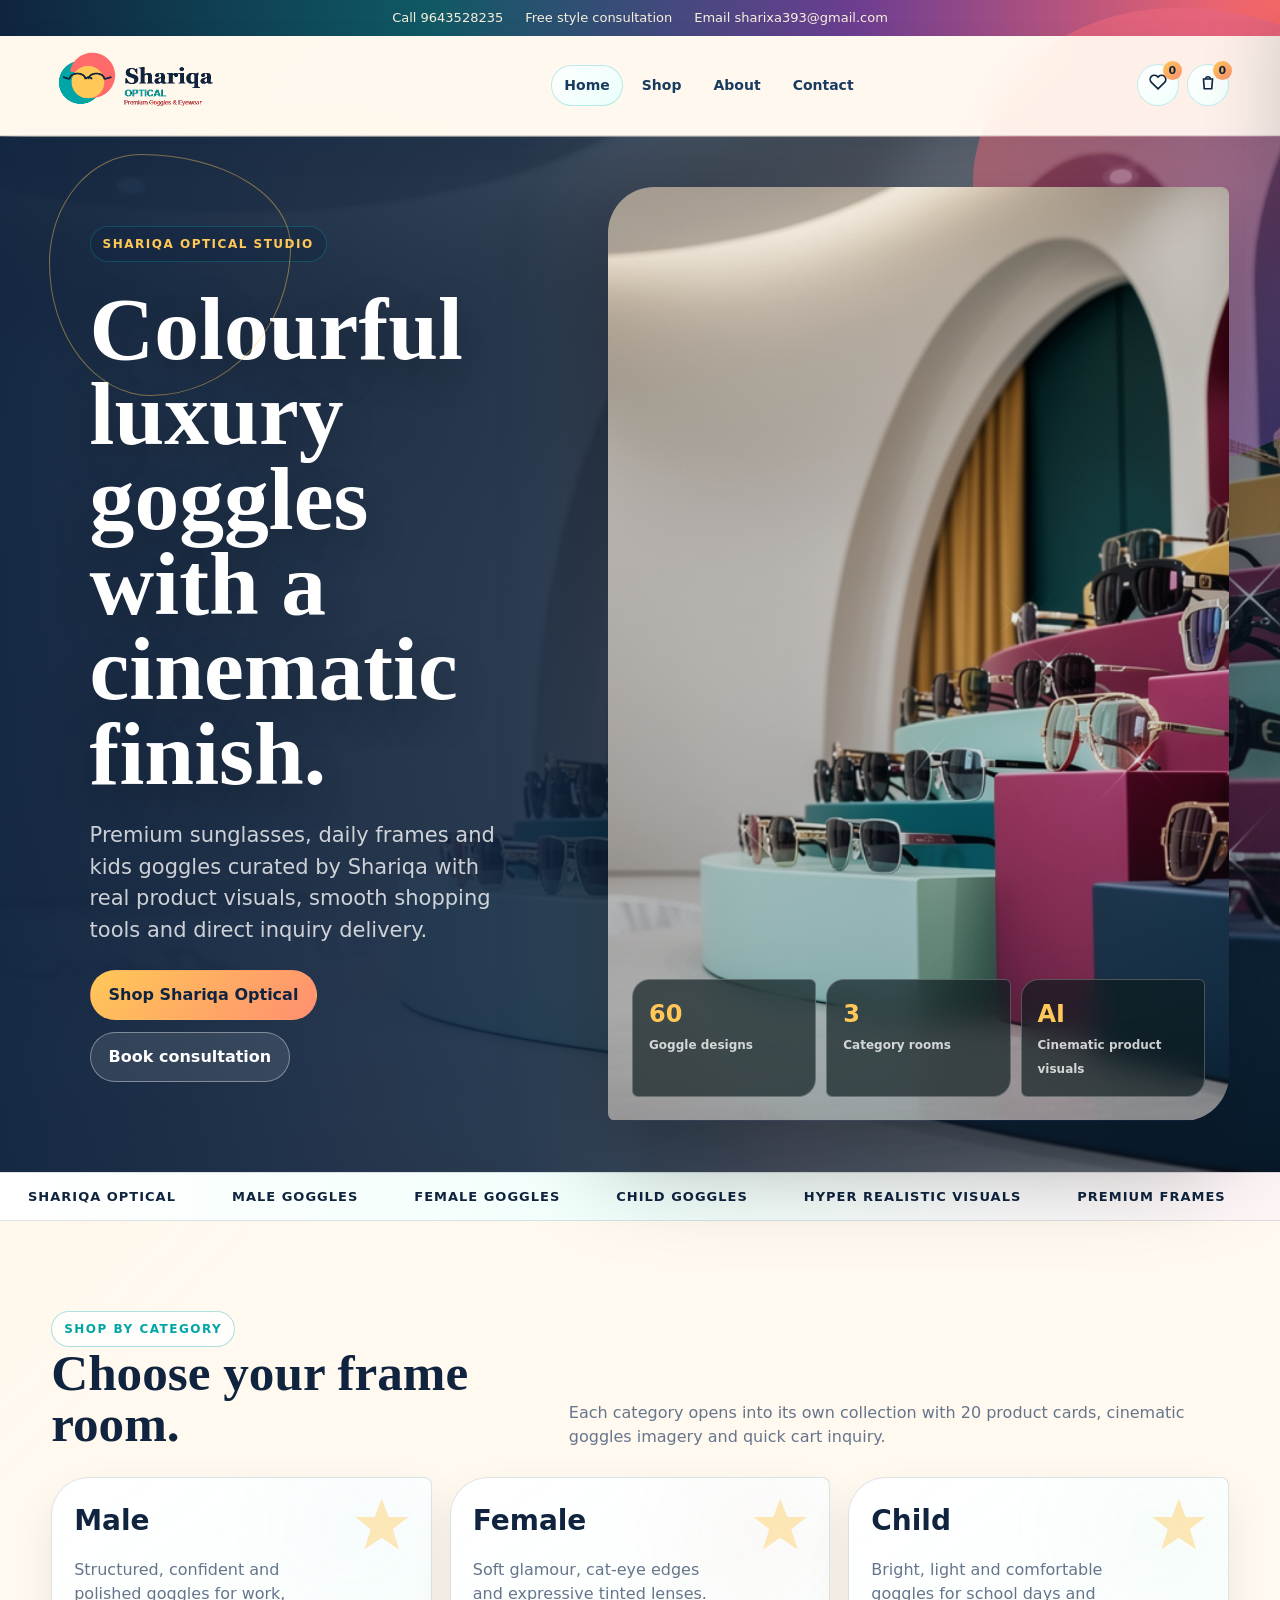
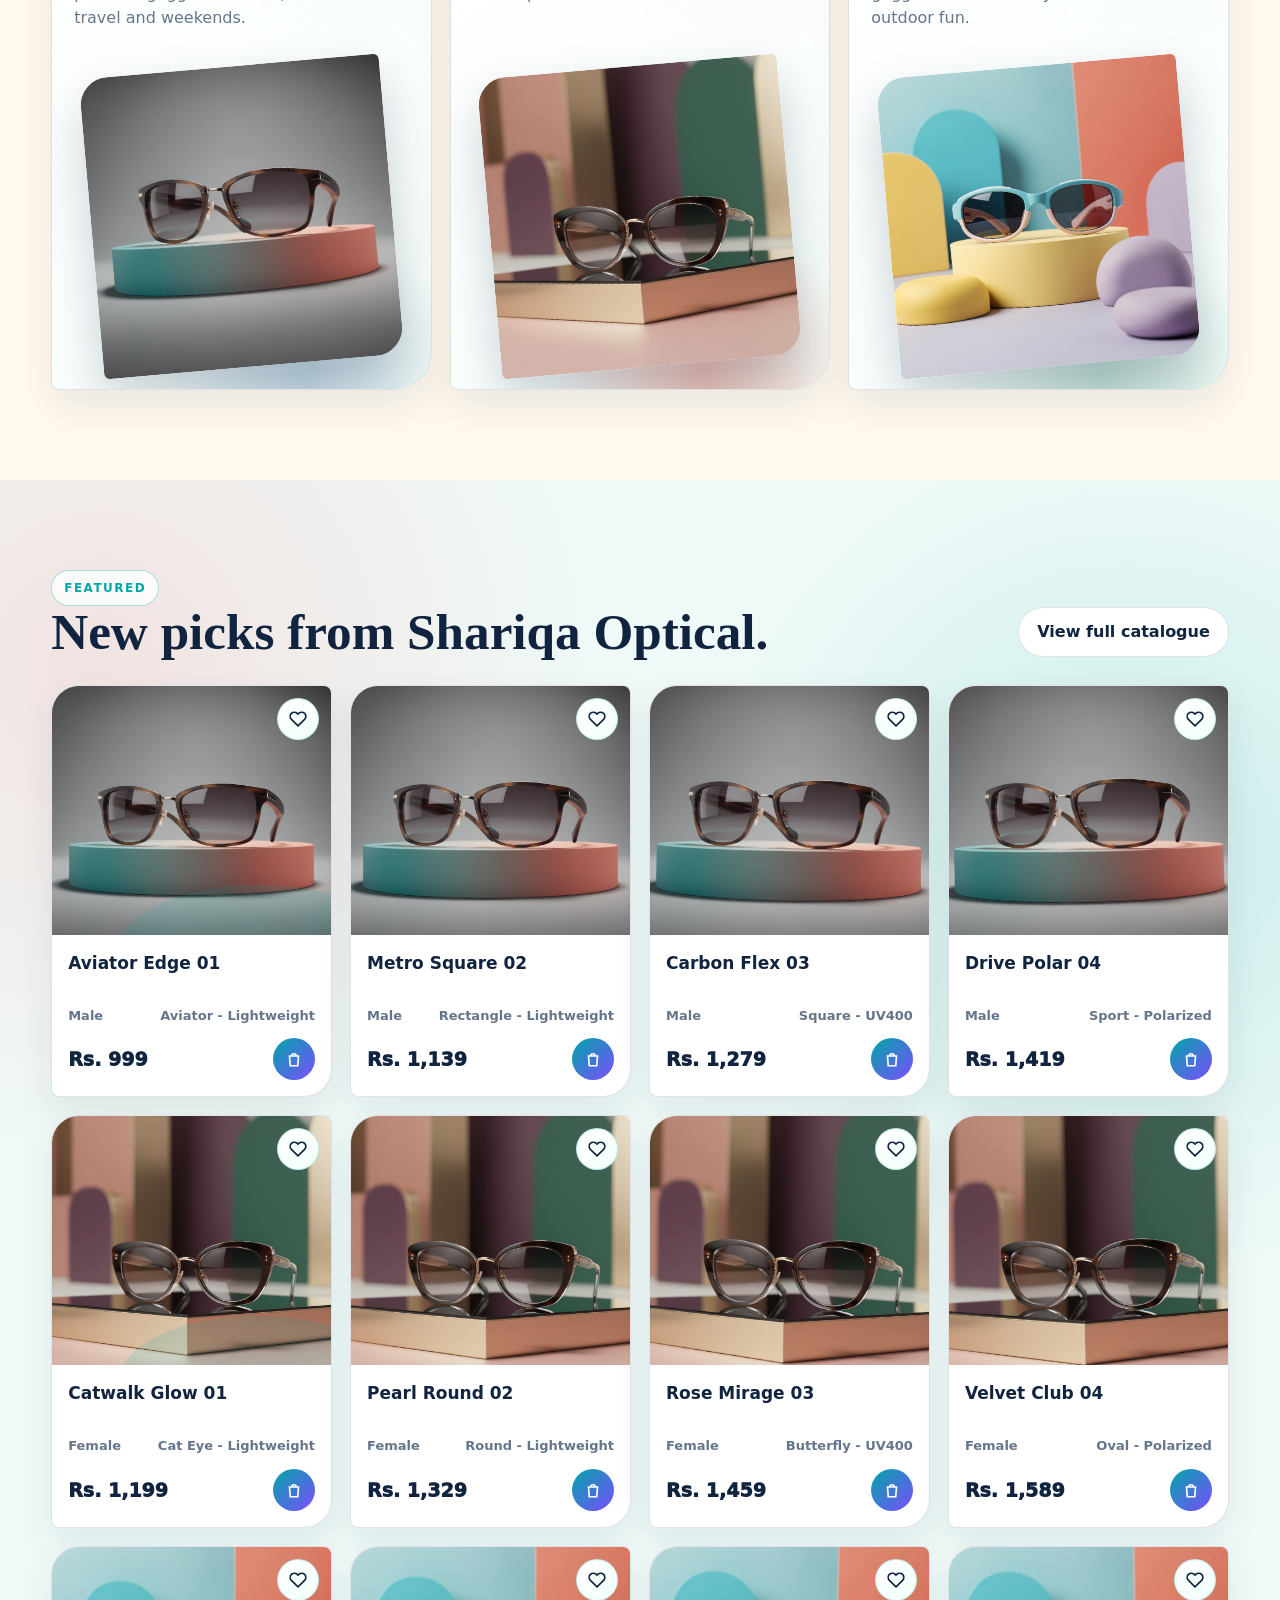
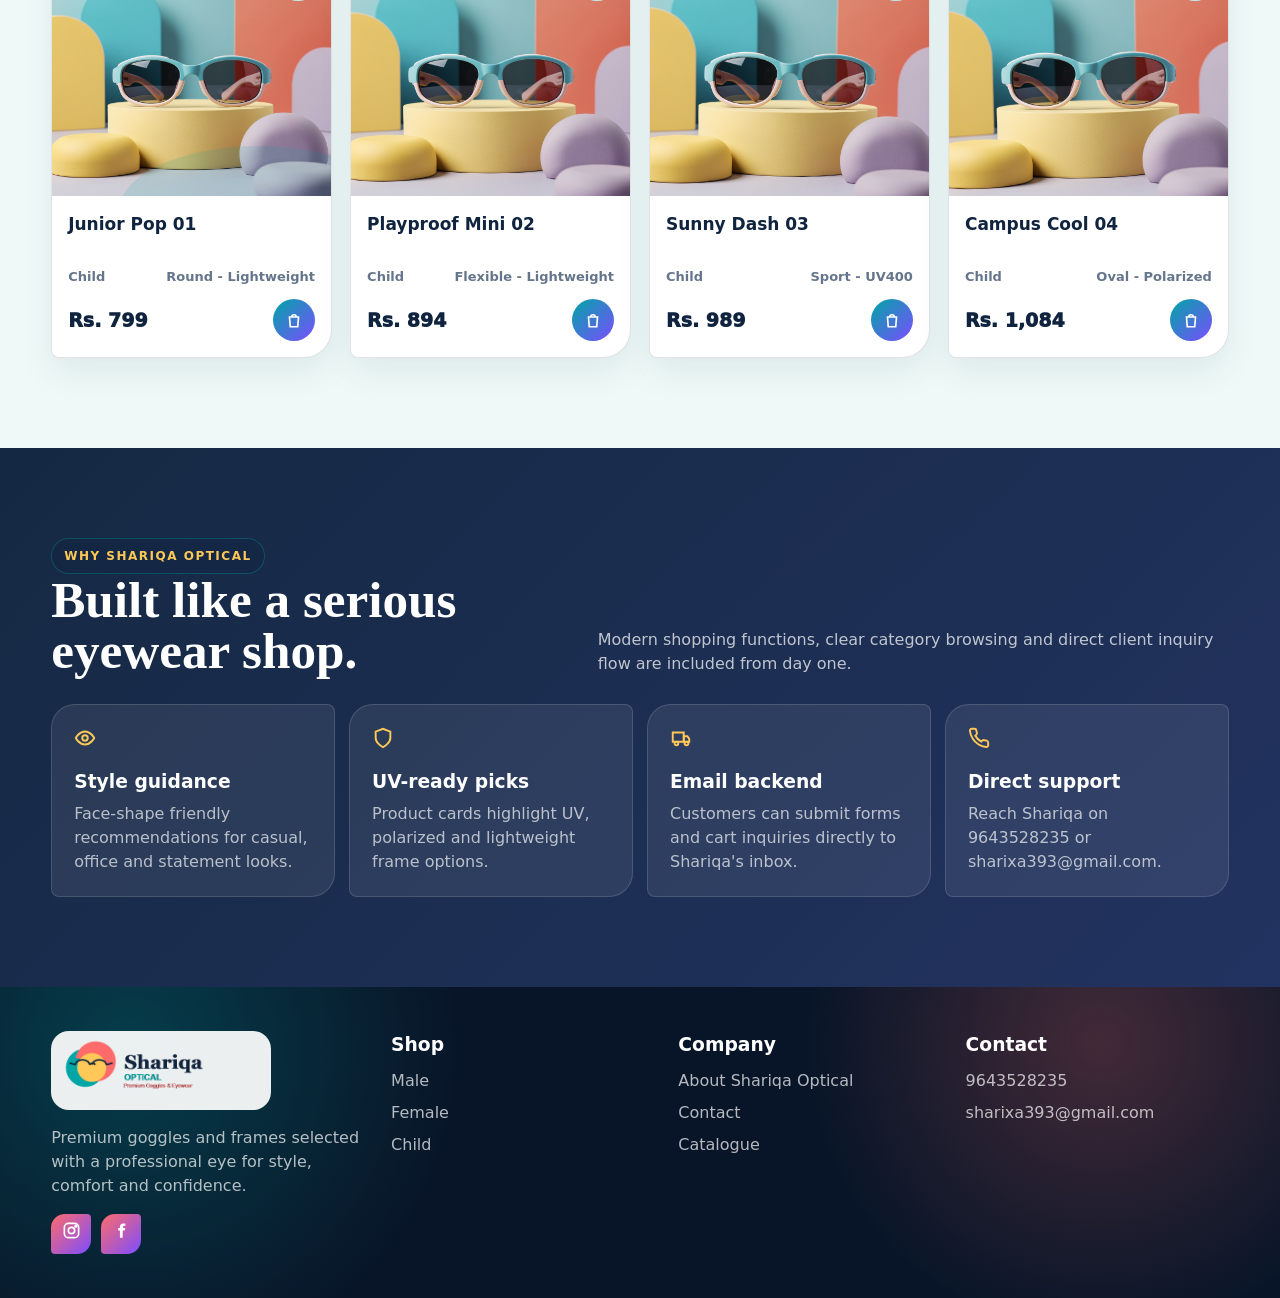
<file: index.html>
<!doctype html>
<html lang="en">
  <head>
    <meta charset="UTF-8">
    <meta name="viewport" content="width=device-width, initial-scale=1.0">
    <title>Shariqa Optical | Premium Goggles and Frames</title>
    <meta name="description" content="Shariqa Optical offers professional goggles, sunglasses and eyewear for male, female and child categories.">
    <link rel="icon" href="assets/favicon.svg" type="image/svg+xml">
    <link rel="stylesheet" href="styles.css">
  </head>
  <body>
    <div class="top-strip">
      <span>Call 9643528235</span>
      <span>Free style consultation</span>
      <span>Email sharixa393@gmail.com</span>
    </div>

    <header class="site-header">
      <a class="brand" href="index.html" aria-label="Shariqa Optical home"><img src="assets/shariqa-optical-logo.png" alt="Shariqa Optical"></a>
      <nav class="nav" data-nav>
        <a class="active" href="index.html">Home</a>
        <a href="shop.html">Shop</a>
        <a href="about.html">About</a>
        <a href="contact.html">Contact</a>
      </nav>
      <div class="header-actions">
        <button class="menu-button" type="button" data-menu aria-label="Open menu"><span data-icon="menu"></span></button>
        <button class="icon-button" type="button" data-open-cart aria-label="Open wishlist"><span data-icon="heart"></span><span class="badge" data-wishlist-count>0</span></button>
        <button class="icon-button" type="button" data-open-cart aria-label="Open cart"><span data-icon="bag"></span><span class="badge" data-cart-count>0</span></button>
      </div>
    </header>

    <main>
      <section class="hero">
        <div class="hero-copy">
          <span class="eyebrow">Shariqa Optical Studio</span>
          <h1>Colourful luxury goggles with a cinematic finish.</h1>
          <p>Premium sunglasses, daily frames and kids goggles curated by Shariqa with real product visuals, smooth shopping tools and direct inquiry delivery.</p>
          <div class="hero-actions">
            <a class="button gold" href="shop.html">Shop Shariqa Optical</a>
            <a class="button light" href="contact.html">Book consultation</a>
          </div>
        </div>
        <div class="hero-video" aria-label="Eyewear collection video">
          <video src="https://videos.pexels.com/video-files/5241101/5241101-hd_1920_1080_25fps.mp4" autoplay muted loop playsinline poster="assets/hero-optical.png"></video>
          <div class="video-card">
            <div class="mini-stat"><strong>60</strong><span>Goggle designs</span></div>
            <div class="mini-stat"><strong>3</strong><span>Category rooms</span></div>
            <div class="mini-stat"><strong>AI</strong><span>Cinematic product visuals</span></div>
          </div>
        </div>
      </section>

      <div class="ticker" aria-hidden="true">
        <div class="ticker-track">
          <span>Shariqa Optical</span><span>Male goggles</span><span>Female goggles</span><span>Child goggles</span><span>Hyper realistic visuals</span><span>Premium frames</span>
          <span>Shariqa Optical</span><span>Male goggles</span><span>Female goggles</span><span>Child goggles</span><span>Hyper realistic visuals</span><span>Premium frames</span>
        </div>
      </div>

      <section class="section">
        <div class="section-header reveal">
          <div>
            <span class="eyebrow">Shop by category</span>
            <h2>Choose your frame room.</h2>
          </div>
          <p>Each category opens into its own collection with 20 product cards, cinematic goggles imagery and quick cart inquiry.</p>
        </div>
        <div class="category-grid">
          <a class="category-card reveal" style="--shade:#80A8C4" href="shop.html?category=men">
            <div><h3>Male</h3><p>Structured, confident and polished goggles for work, travel and weekends.</p></div>
            <img class="category-visual" data-category-visual="men" alt="Male goggles preview">
          </a>
          <a class="category-card reveal" style="--shade:#D86D5B" href="shop.html?category=women">
            <div><h3>Female</h3><p>Soft glamour, cat-eye edges and expressive tinted lenses.</p></div>
            <img class="category-visual" data-category-visual="women" alt="Female goggles preview">
          </a>
          <a class="category-card reveal" style="--shade:#7BB9A7" href="shop.html?category=kids">
            <div><h3>Child</h3><p>Bright, light and comfortable goggles for school days and outdoor fun.</p></div>
            <img class="category-visual" data-category-visual="kids" alt="Child goggles preview">
          </a>
        </div>
      </section>

      <section class="section alt">
        <div class="section-header reveal">
          <div>
            <span class="eyebrow">Featured</span>
            <h2>New picks from Shariqa Optical.</h2>
          </div>
          <a class="button ghost" href="shop.html">View full catalogue</a>
        </div>
        <div class="product-grid" data-featured-grid></div>
      </section>

      <section class="section dark">
        <div class="section-header reveal">
          <div>
            <span class="eyebrow">Why Shariqa Optical</span>
            <h2>Built like a serious eyewear shop.</h2>
          </div>
          <p>Modern shopping functions, clear category browsing and direct client inquiry flow are included from day one.</p>
        </div>
        <div class="trust-grid">
          <div class="trust-card reveal"><span data-icon="eye"></span><h3>Style guidance</h3><p>Face-shape friendly recommendations for casual, office and statement looks.</p></div>
          <div class="trust-card reveal"><span data-icon="shield"></span><h3>UV-ready picks</h3><p>Product cards highlight UV, polarized and lightweight frame options.</p></div>
          <div class="trust-card reveal"><span data-icon="truck"></span><h3>Email backend</h3><p>Customers can submit forms and cart inquiries directly to Shariqa's inbox.</p></div>
          <div class="trust-card reveal"><span data-icon="phone"></span><h3>Direct support</h3><p>Reach Shariqa on 9643528235 or sharixa393@gmail.com.</p></div>
        </div>
      </section>
    </main>

    <footer class="footer">
      <div><img src="assets/shariqa-optical-logo.png" alt="Shariqa Optical"><p>Premium goggles and frames selected with a professional eye for style, comfort and confidence.</p><div class="social-links"><a href="https://www.instagram.com/" target="_blank" rel="noreferrer" aria-label="Instagram"><span data-icon="instagram"></span></a><a href="https://www.facebook.com/" target="_blank" rel="noreferrer" aria-label="Facebook"><span data-icon="facebook"></span></a></div></div>
      <div><h3>Shop</h3><div class="footer-links"><a href="shop.html?category=men">Male</a><a href="shop.html?category=women">Female</a><a href="shop.html?category=kids">Child</a></div></div>
      <div><h3>Company</h3><div class="footer-links"><a href="about.html">About Shariqa Optical</a><a href="contact.html">Contact</a><a href="shop.html">Catalogue</a></div></div>
      <div><h3>Contact</h3><div class="footer-links"><a href="tel:9643528235">9643528235</a><a href="mailto:sharixa393@gmail.com">sharixa393@gmail.com</a></div></div>
    </footer>

    <div class="drawer-backdrop" data-backdrop></div>
    <aside class="cart-drawer" data-drawer aria-label="Shopping cart">
      <div class="drawer-head"><h2>Your selection</h2><button class="icon-button" type="button" data-close-cart aria-label="Close cart"><span data-icon="close"></span></button></div>
      <div class="drawer-items" data-drawer-items></div>
      <div class="drawer-foot"><div class="total-row"><span>Total</span><span data-cart-total>Rs. 0</span></div><button class="button gold" type="button" data-checkout>Submit inquiry to Shariqa</button></div>
    </aside>

    <script src="app.js"></script>
  </body>
</html>
</file>
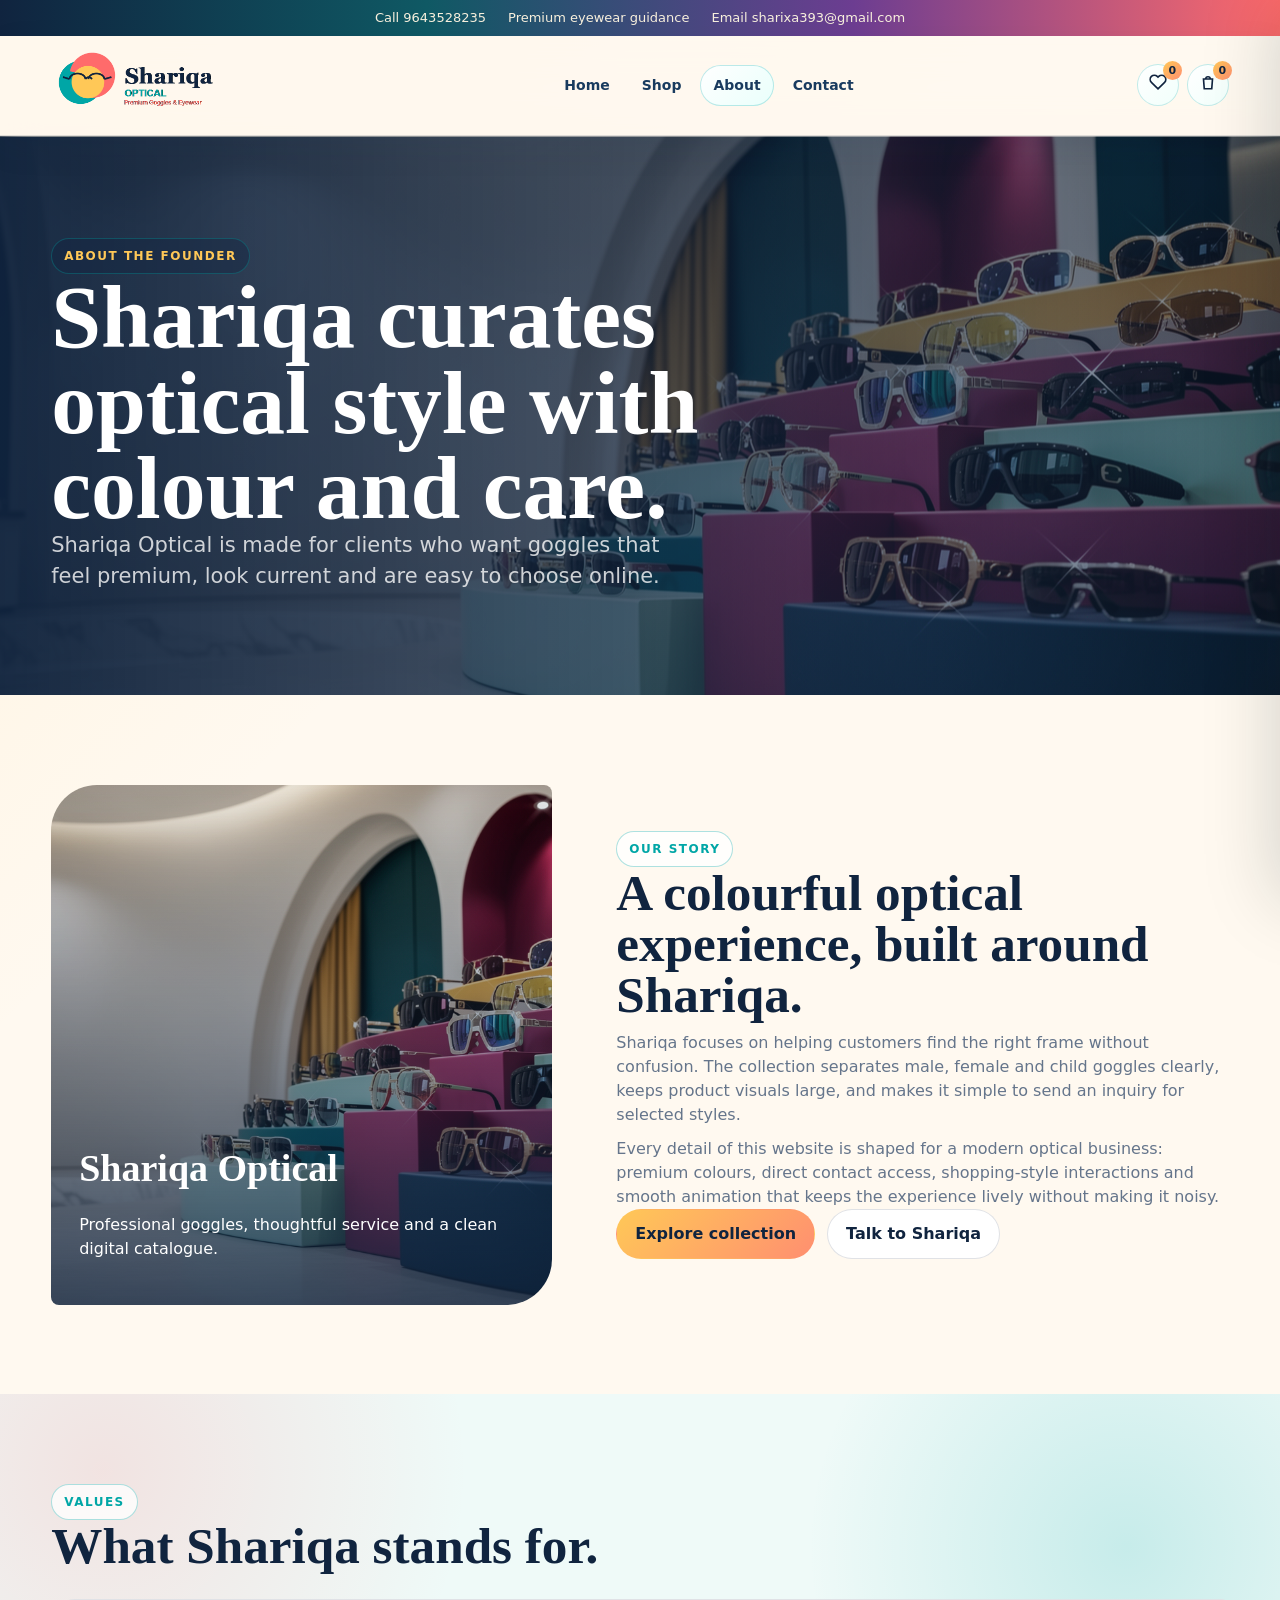
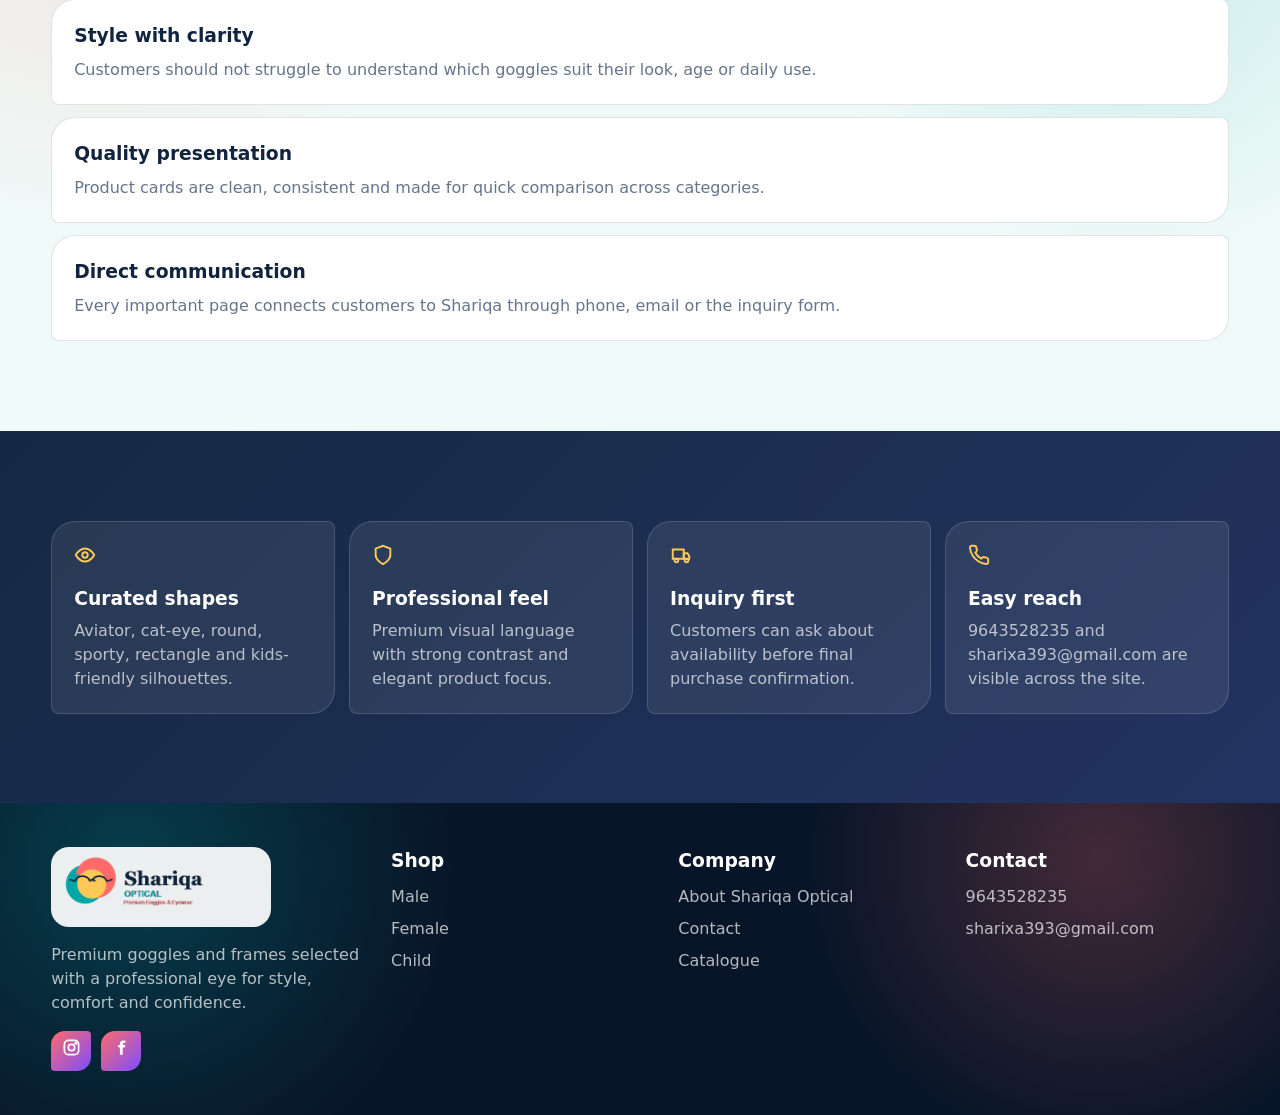
<file: about.html>
<!doctype html>
<html lang="en">
  <head>
    <meta charset="UTF-8">
    <meta name="viewport" content="width=device-width, initial-scale=1.0">
    <title>About Shariqa | Shariqa Optical</title>
    <meta name="description" content="Learn about Shariqa and the professional eyewear studio behind Shariqa Optical.">
    <link rel="icon" href="assets/favicon.svg" type="image/svg+xml">
    <link rel="stylesheet" href="styles.css">
  </head>
  <body>
    <div class="top-strip">
      <span>Call 9643528235</span>
      <span>Premium eyewear guidance</span>
      <span>Email sharixa393@gmail.com</span>
    </div>

    <header class="site-header">
      <a class="brand" href="index.html" aria-label="Shariqa Optical home"><img src="assets/shariqa-optical-logo.png" alt="Shariqa Optical"></a>
      <nav class="nav" data-nav>
        <a href="index.html">Home</a>
        <a href="shop.html">Shop</a>
        <a class="active" href="about.html">About</a>
        <a href="contact.html">Contact</a>
      </nav>
      <div class="header-actions">
        <button class="menu-button" type="button" data-menu aria-label="Open menu"><span data-icon="menu"></span></button>
        <button class="icon-button" type="button" data-open-cart aria-label="Open wishlist"><span data-icon="heart"></span><span class="badge" data-wishlist-count>0</span></button>
        <button class="icon-button" type="button" data-open-cart aria-label="Open cart"><span data-icon="bag"></span><span class="badge" data-cart-count>0</span></button>
      </div>
    </header>

    <main>
      <section class="page-hero">
        <span class="eyebrow">About the founder</span>
        <h1>Shariqa curates optical style with colour and care.</h1>
        <p>Shariqa Optical is made for clients who want goggles that feel premium, look current and are easy to choose online.</p>
      </section>

      <section class="section">
        <div class="split">
          <div class="portrait-panel reveal">
            <h2>Shariqa Optical</h2>
            <p>Professional goggles, thoughtful service and a clean digital catalogue.</p>
          </div>
          <div class="page-block reveal">
            <span class="eyebrow">Our story</span>
            <h2>A colourful optical experience, built around Shariqa.</h2>
            <p>Shariqa focuses on helping customers find the right frame without confusion. The collection separates male, female and child goggles clearly, keeps product visuals large, and makes it simple to send an inquiry for selected styles.</p>
            <p>Every detail of this website is shaped for a modern optical business: premium colours, direct contact access, shopping-style interactions and smooth animation that keeps the experience lively without making it noisy.</p>
            <div class="section-actions">
              <a class="button gold" href="shop.html">Explore collection</a>
              <a class="button ghost" href="contact.html">Talk to Shariqa</a>
            </div>
          </div>
        </div>
      </section>

      <section class="section alt">
        <div class="section-header reveal">
          <div>
            <span class="eyebrow">Values</span>
            <h2>What Shariqa stands for.</h2>
          </div>
        </div>
        <div class="story-list">
          <div class="story-card reveal"><h3>Style with clarity</h3><p>Customers should not struggle to understand which goggles suit their look, age or daily use.</p></div>
          <div class="story-card reveal"><h3>Quality presentation</h3><p>Product cards are clean, consistent and made for quick comparison across categories.</p></div>
          <div class="story-card reveal"><h3>Direct communication</h3><p>Every important page connects customers to Shariqa through phone, email or the inquiry form.</p></div>
        </div>
      </section>

      <section class="section dark">
        <div class="trust-grid">
          <div class="trust-card reveal"><span data-icon="eye"></span><h3>Curated shapes</h3><p>Aviator, cat-eye, round, sporty, rectangle and kids-friendly silhouettes.</p></div>
          <div class="trust-card reveal"><span data-icon="shield"></span><h3>Professional feel</h3><p>Premium visual language with strong contrast and elegant product focus.</p></div>
          <div class="trust-card reveal"><span data-icon="truck"></span><h3>Inquiry first</h3><p>Customers can ask about availability before final purchase confirmation.</p></div>
          <div class="trust-card reveal"><span data-icon="phone"></span><h3>Easy reach</h3><p>9643528235 and sharixa393@gmail.com are visible across the site.</p></div>
        </div>
      </section>
    </main>

    <footer class="footer">
      <div><img src="assets/shariqa-optical-logo.png" alt="Shariqa Optical"><p>Premium goggles and frames selected with a professional eye for style, comfort and confidence.</p><div class="social-links"><a href="https://www.instagram.com/" target="_blank" rel="noreferrer" aria-label="Instagram"><span data-icon="instagram"></span></a><a href="https://www.facebook.com/" target="_blank" rel="noreferrer" aria-label="Facebook"><span data-icon="facebook"></span></a></div></div>
      <div><h3>Shop</h3><div class="footer-links"><a href="shop.html?category=men">Male</a><a href="shop.html?category=women">Female</a><a href="shop.html?category=kids">Child</a></div></div>
      <div><h3>Company</h3><div class="footer-links"><a href="about.html">About Shariqa Optical</a><a href="contact.html">Contact</a><a href="shop.html">Catalogue</a></div></div>
      <div><h3>Contact</h3><div class="footer-links"><a href="tel:9643528235">9643528235</a><a href="mailto:sharixa393@gmail.com">sharixa393@gmail.com</a></div></div>
    </footer>

    <div class="drawer-backdrop" data-backdrop></div>
    <aside class="cart-drawer" data-drawer aria-label="Shopping cart">
      <div class="drawer-head"><h2>Your selection</h2><button class="icon-button" type="button" data-close-cart aria-label="Close cart"><span data-icon="close"></span></button></div>
      <div class="drawer-items" data-drawer-items></div>
      <div class="drawer-foot"><div class="total-row"><span>Total</span><span data-cart-total>Rs. 0</span></div><button class="button gold" type="button" data-checkout>Submit inquiry to Shariqa</button></div>
    </aside>

    <script src="app.js"></script>
  </body>
</html>
</file>
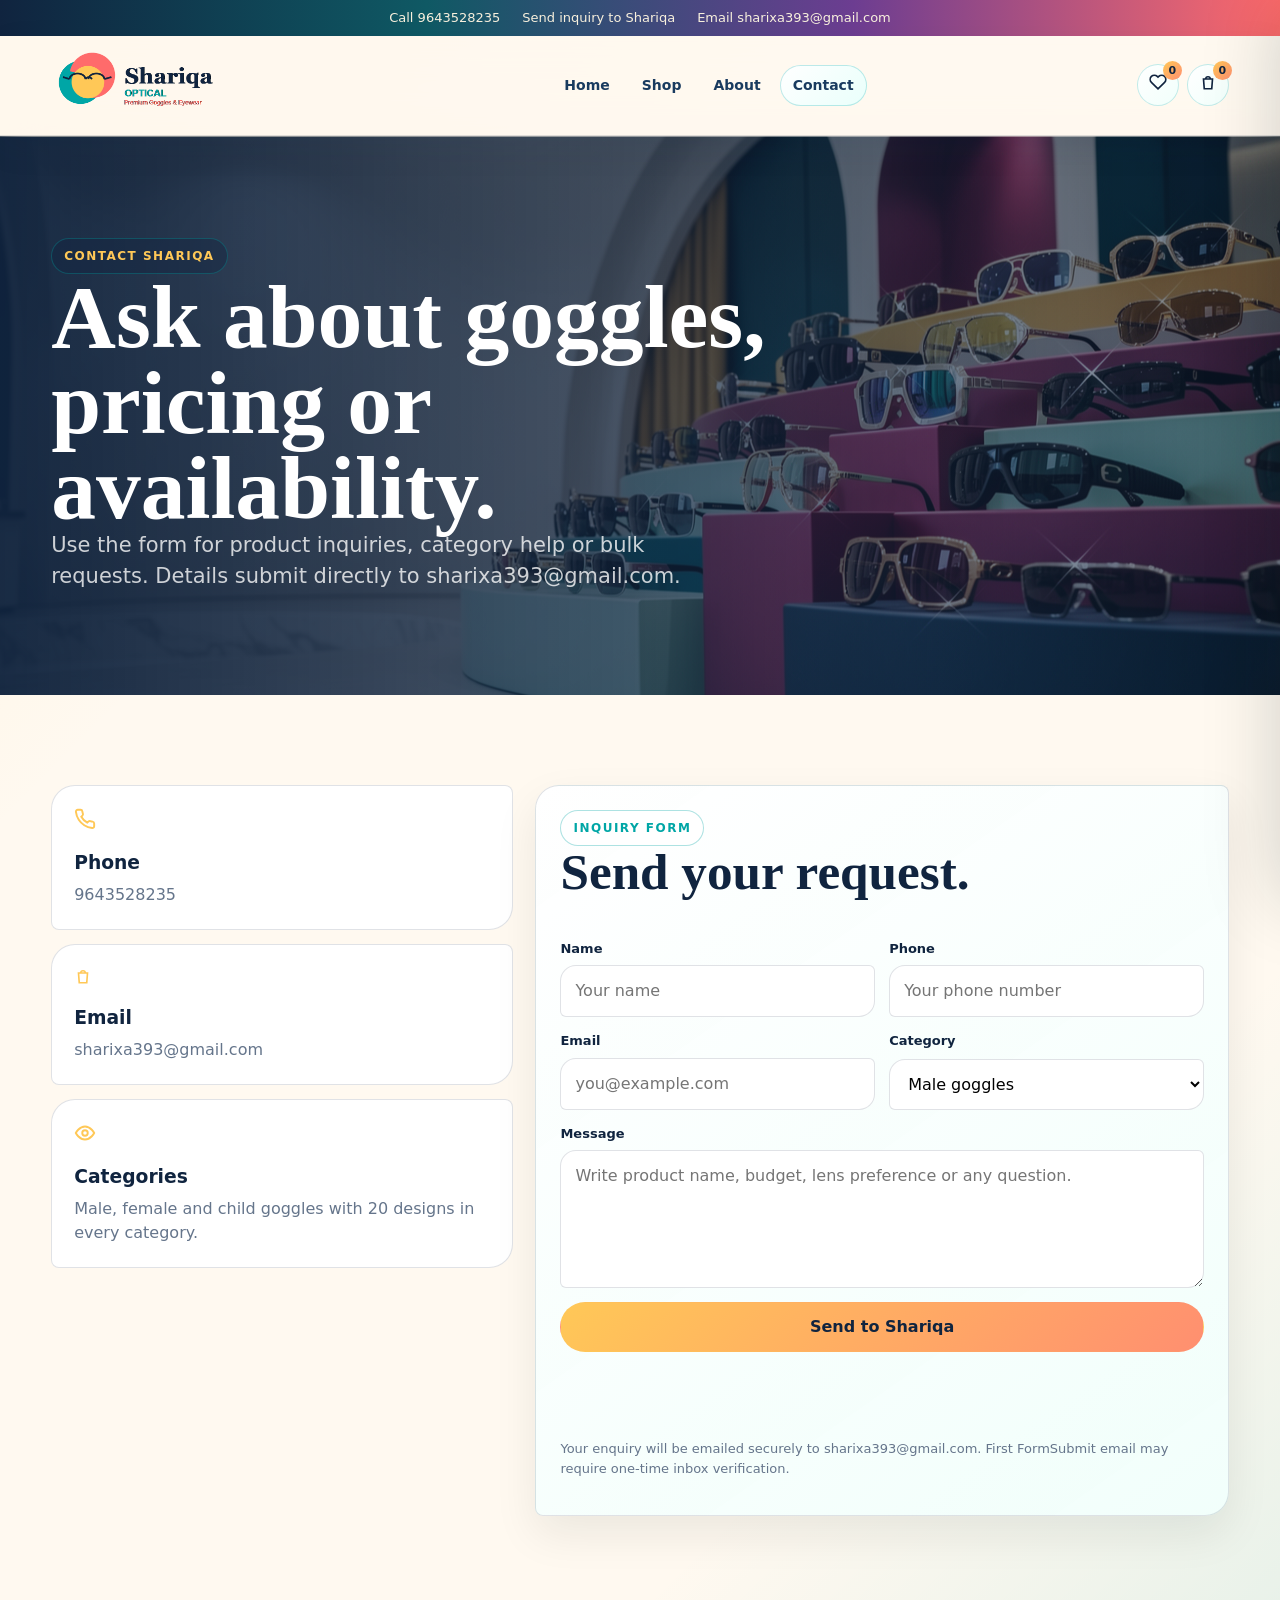
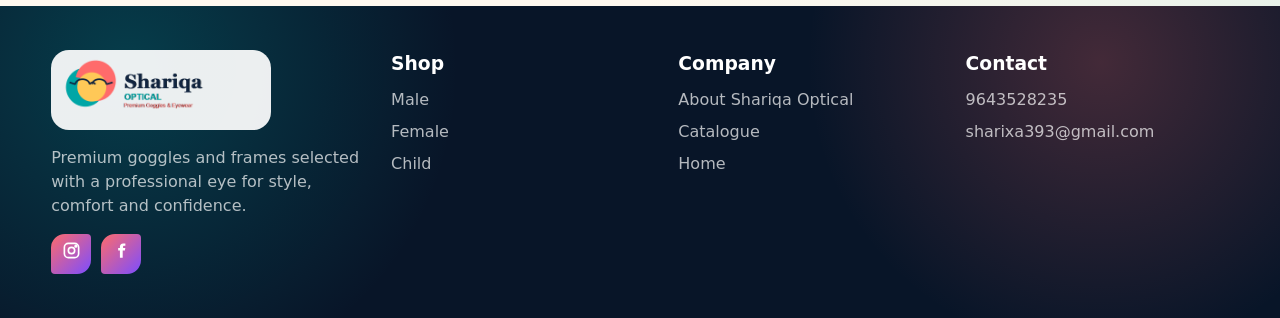
<file: contact.html>
<!doctype html>
<html lang="en">
  <head>
    <meta charset="UTF-8">
    <meta name="viewport" content="width=device-width, initial-scale=1.0">
    <title>Contact Shariqa | Shariqa Optical</title>
    <meta name="description" content="Contact Shariqa Optical by phone, email or inquiry form for goggles and eyewear orders.">
    <link rel="icon" href="assets/favicon.svg" type="image/svg+xml">
    <link rel="stylesheet" href="styles.css">
  </head>
  <body>
    <div class="top-strip">
      <span>Call 9643528235</span>
      <span>Send inquiry to Shariqa</span>
      <span>Email sharixa393@gmail.com</span>
    </div>

    <header class="site-header">
      <a class="brand" href="index.html" aria-label="Shariqa Optical home"><img src="assets/shariqa-optical-logo.png" alt="Shariqa Optical"></a>
      <nav class="nav" data-nav>
        <a href="index.html">Home</a>
        <a href="shop.html">Shop</a>
        <a href="about.html">About</a>
        <a class="active" href="contact.html">Contact</a>
      </nav>
      <div class="header-actions">
        <button class="menu-button" type="button" data-menu aria-label="Open menu"><span data-icon="menu"></span></button>
        <button class="icon-button" type="button" data-open-cart aria-label="Open wishlist"><span data-icon="heart"></span><span class="badge" data-wishlist-count>0</span></button>
        <button class="icon-button" type="button" data-open-cart aria-label="Open cart"><span data-icon="bag"></span><span class="badge" data-cart-count>0</span></button>
      </div>
    </header>

    <main>
      <section class="page-hero">
        <span class="eyebrow">Contact Shariqa</span>
        <h1>Ask about goggles, pricing or availability.</h1>
        <p>Use the form for product inquiries, category help or bulk requests. Details submit directly to sharixa393@gmail.com.</p>
      </section>

      <section class="section">
        <div class="contact-layout">
          <div class="contact-stack">
            <div class="contact-card reveal"><span data-icon="phone"></span><h3>Phone</h3><p><a href="tel:9643528235">9643528235</a></p></div>
            <div class="contact-card reveal"><span data-icon="bag"></span><h3>Email</h3><p><a href="mailto:sharixa393@gmail.com">sharixa393@gmail.com</a></p></div>
            <div class="contact-card reveal"><span data-icon="eye"></span><h3>Categories</h3><p>Male, female and child goggles with 20 designs in every category.</p></div>
          </div>

          <form class="form reveal" action="https://formsubmit.co/sharixa393@gmail.com" method="POST" data-inquiry-form>
            <input type="hidden" name="_subject" value="New Shariqa Optical website inquiry">
            <input type="hidden" name="_template" value="table">
            <input type="hidden" name="_captcha" value="false">
            <input type="hidden" name="Brand" value="Shariqa Optical">
            <div class="section-header">
              <div>
                <span class="eyebrow">Inquiry form</span>
                <h2>Send your request.</h2>
              </div>
            </div>
            <div class="form-row">
              <div class="field">
                <label for="name">Name</label>
                <input id="name" name="name" type="text" required placeholder="Your name">
              </div>
              <div class="field">
                <label for="phone">Phone</label>
                <input id="phone" name="phone" type="tel" required placeholder="Your phone number">
              </div>
            </div>
            <div class="form-row">
              <div class="field">
                <label for="email">Email</label>
                <input id="email" name="email" type="email" placeholder="you@example.com">
              </div>
              <div class="field">
                <label for="category">Category</label>
                <select id="category" name="category">
                  <option>Male goggles</option>
                  <option>Female goggles</option>
                  <option>Child goggles</option>
                  <option>Bulk order</option>
                  <option>Style consultation</option>
                </select>
              </div>
            </div>
            <div class="field">
              <label for="message">Message</label>
              <textarea id="message" name="message" required placeholder="Write product name, budget, lens preference or any question."></textarea>
            </div>
            <button class="button gold" type="submit">Send to Shariqa</button>
            <p class="status" data-form-status></p>
            <p class="form-note">Your enquiry will be emailed securely to sharixa393@gmail.com. First FormSubmit email may require one-time inbox verification.</p>
          </form>
        </div>
      </section>
    </main>

    <footer class="footer">
      <div><img src="assets/shariqa-optical-logo.png" alt="Shariqa Optical"><p>Premium goggles and frames selected with a professional eye for style, comfort and confidence.</p><div class="social-links"><a href="https://www.instagram.com/" target="_blank" rel="noreferrer" aria-label="Instagram"><span data-icon="instagram"></span></a><a href="https://www.facebook.com/" target="_blank" rel="noreferrer" aria-label="Facebook"><span data-icon="facebook"></span></a></div></div>
      <div><h3>Shop</h3><div class="footer-links"><a href="shop.html?category=men">Male</a><a href="shop.html?category=women">Female</a><a href="shop.html?category=kids">Child</a></div></div>
      <div><h3>Company</h3><div class="footer-links"><a href="about.html">About Shariqa Optical</a><a href="shop.html">Catalogue</a><a href="index.html">Home</a></div></div>
      <div><h3>Contact</h3><div class="footer-links"><a href="tel:9643528235">9643528235</a><a href="mailto:sharixa393@gmail.com">sharixa393@gmail.com</a></div></div>
    </footer>

    <div class="drawer-backdrop" data-backdrop></div>
    <aside class="cart-drawer" data-drawer aria-label="Shopping cart">
      <div class="drawer-head"><h2>Your selection</h2><button class="icon-button" type="button" data-close-cart aria-label="Close cart"><span data-icon="close"></span></button></div>
      <div class="drawer-items" data-drawer-items></div>
      <div class="drawer-foot"><div class="total-row"><span>Total</span><span data-cart-total>Rs. 0</span></div><button class="button gold" type="button" data-checkout>Submit inquiry to Shariqa</button></div>
    </aside>

    <script src="app.js"></script>
  </body>
</html>
</file>
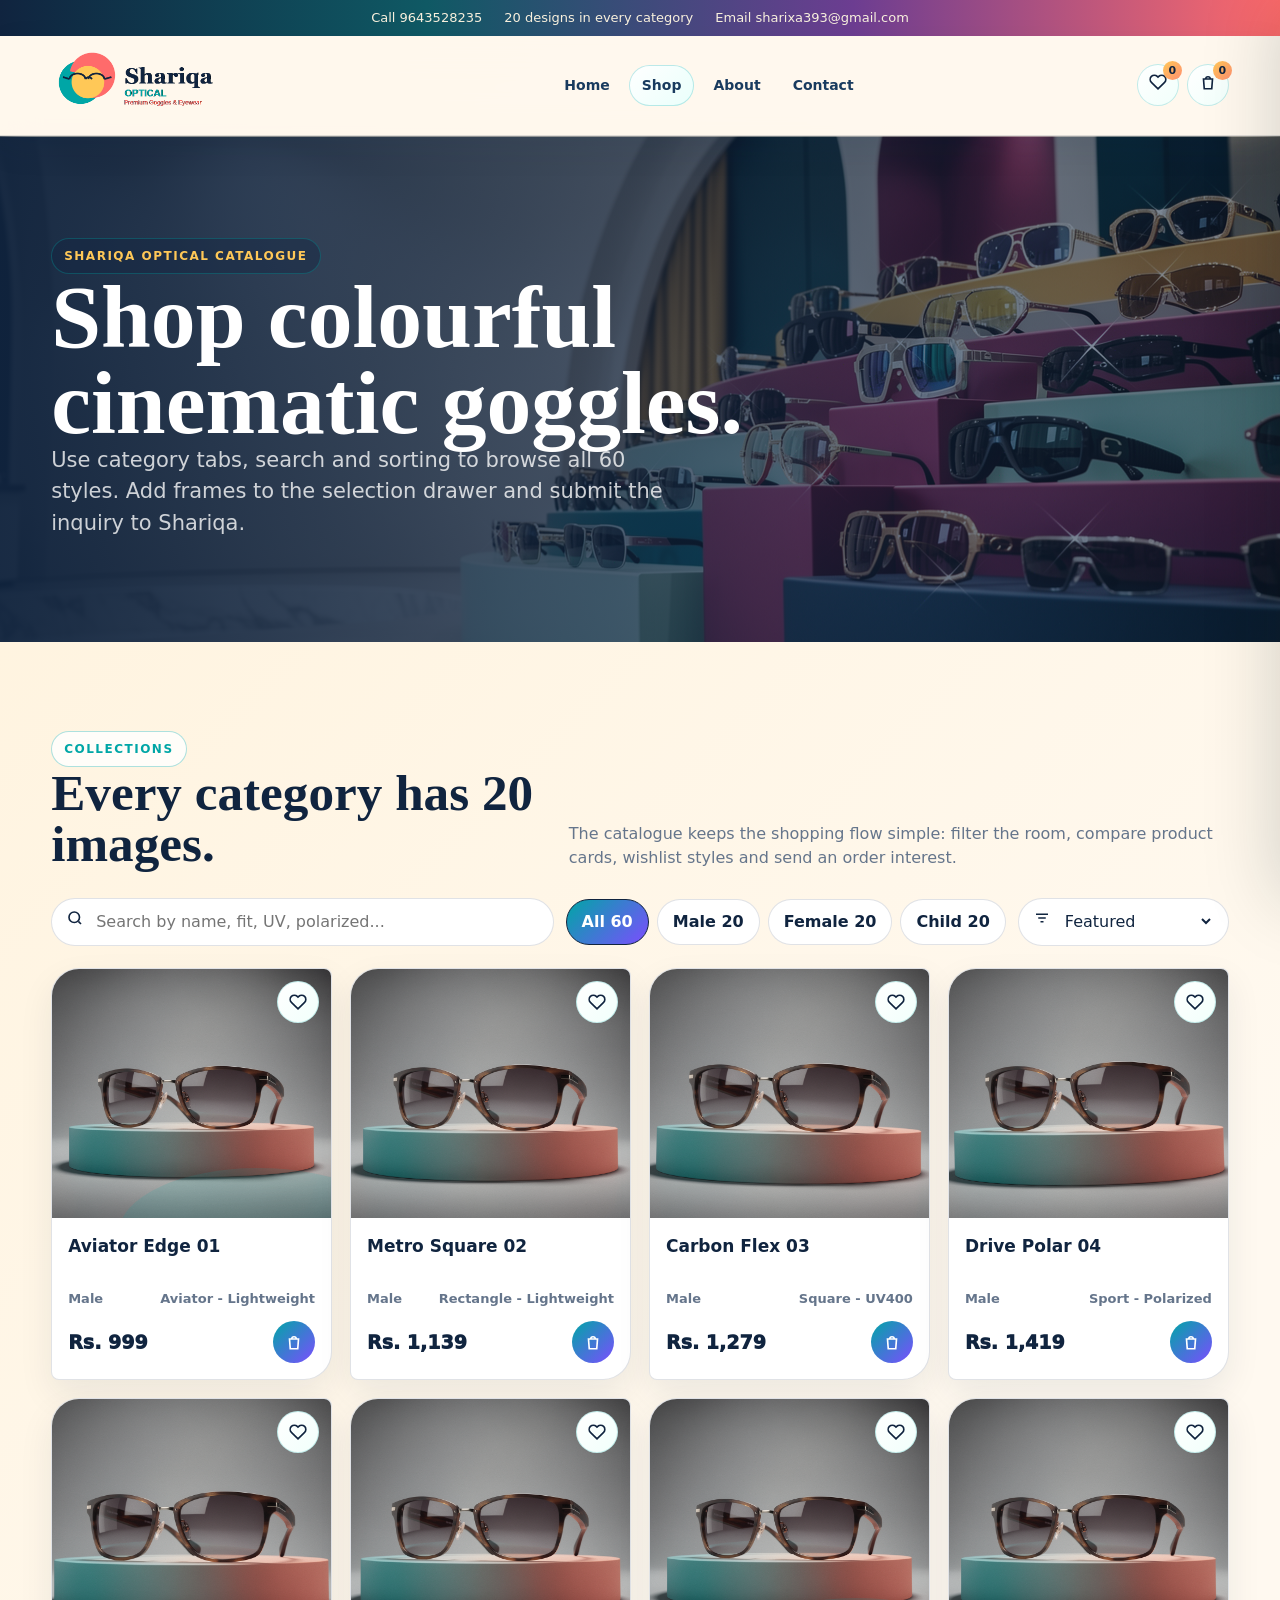
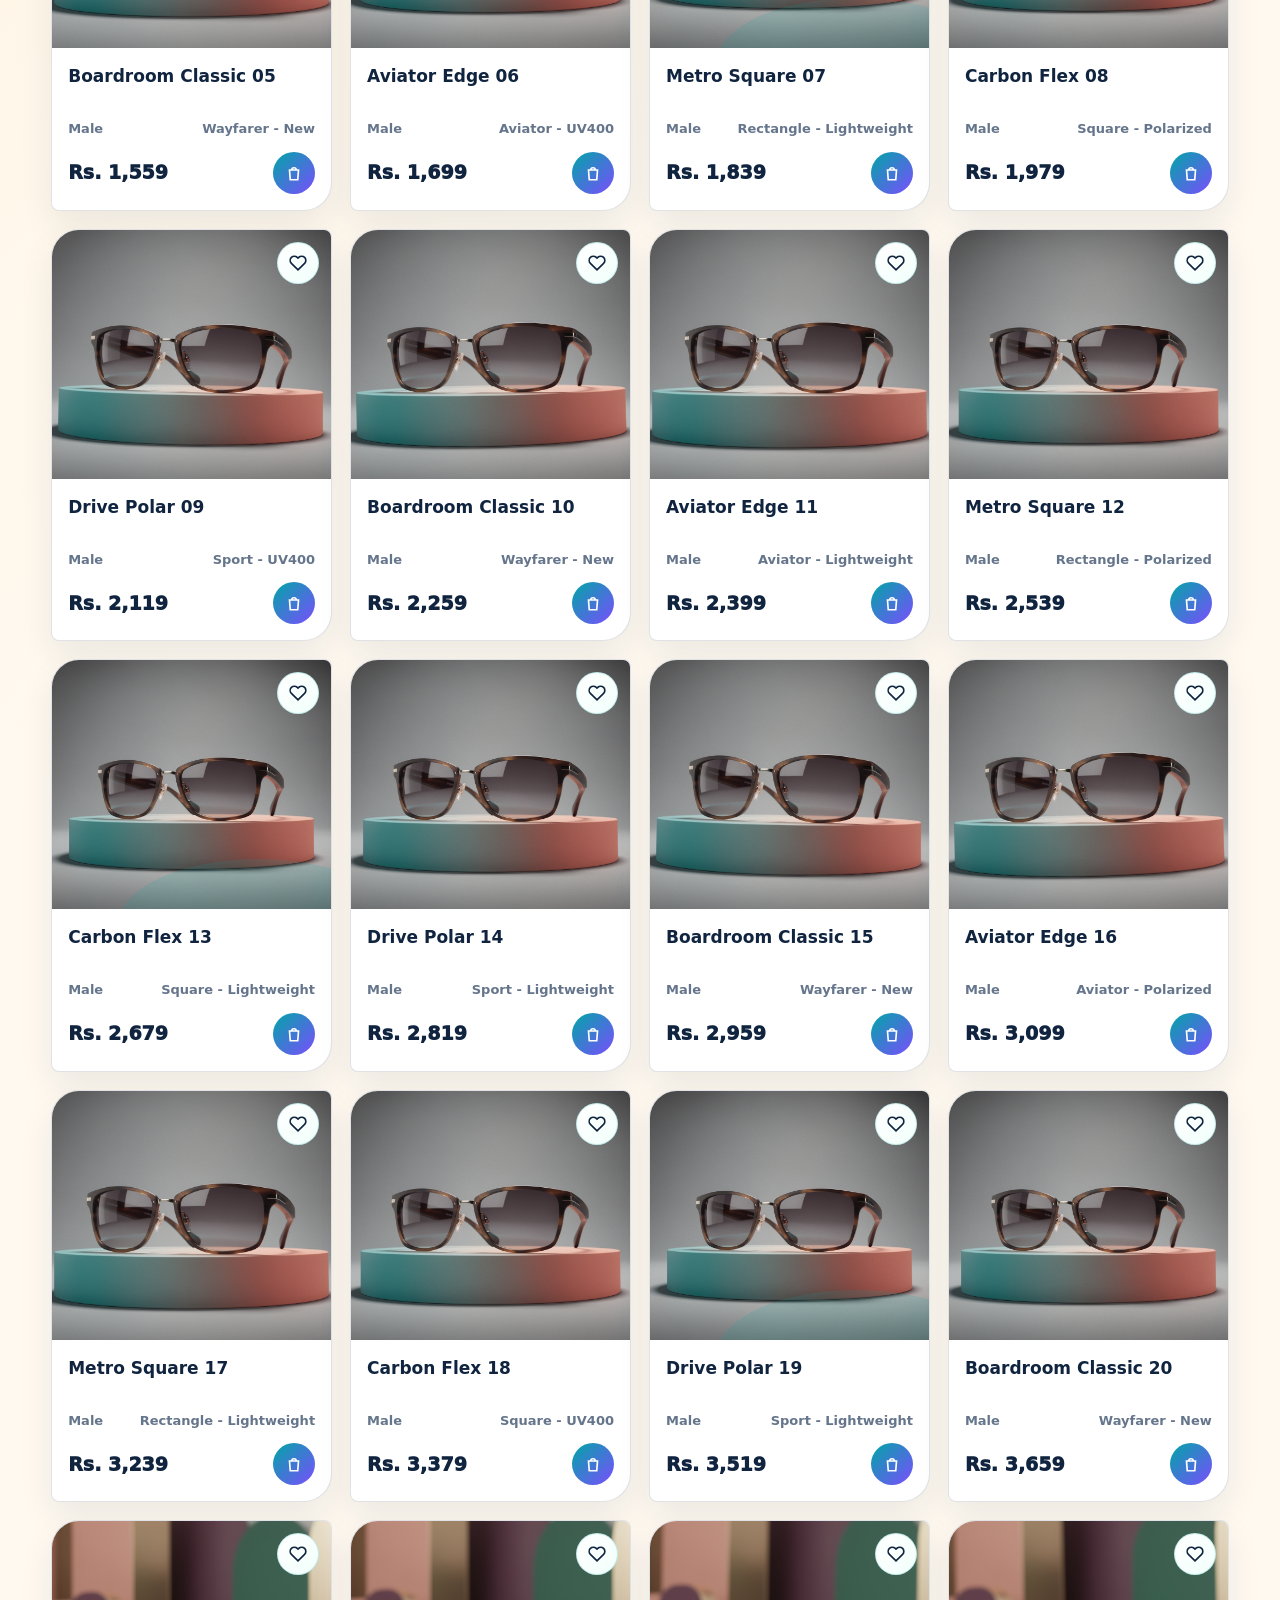
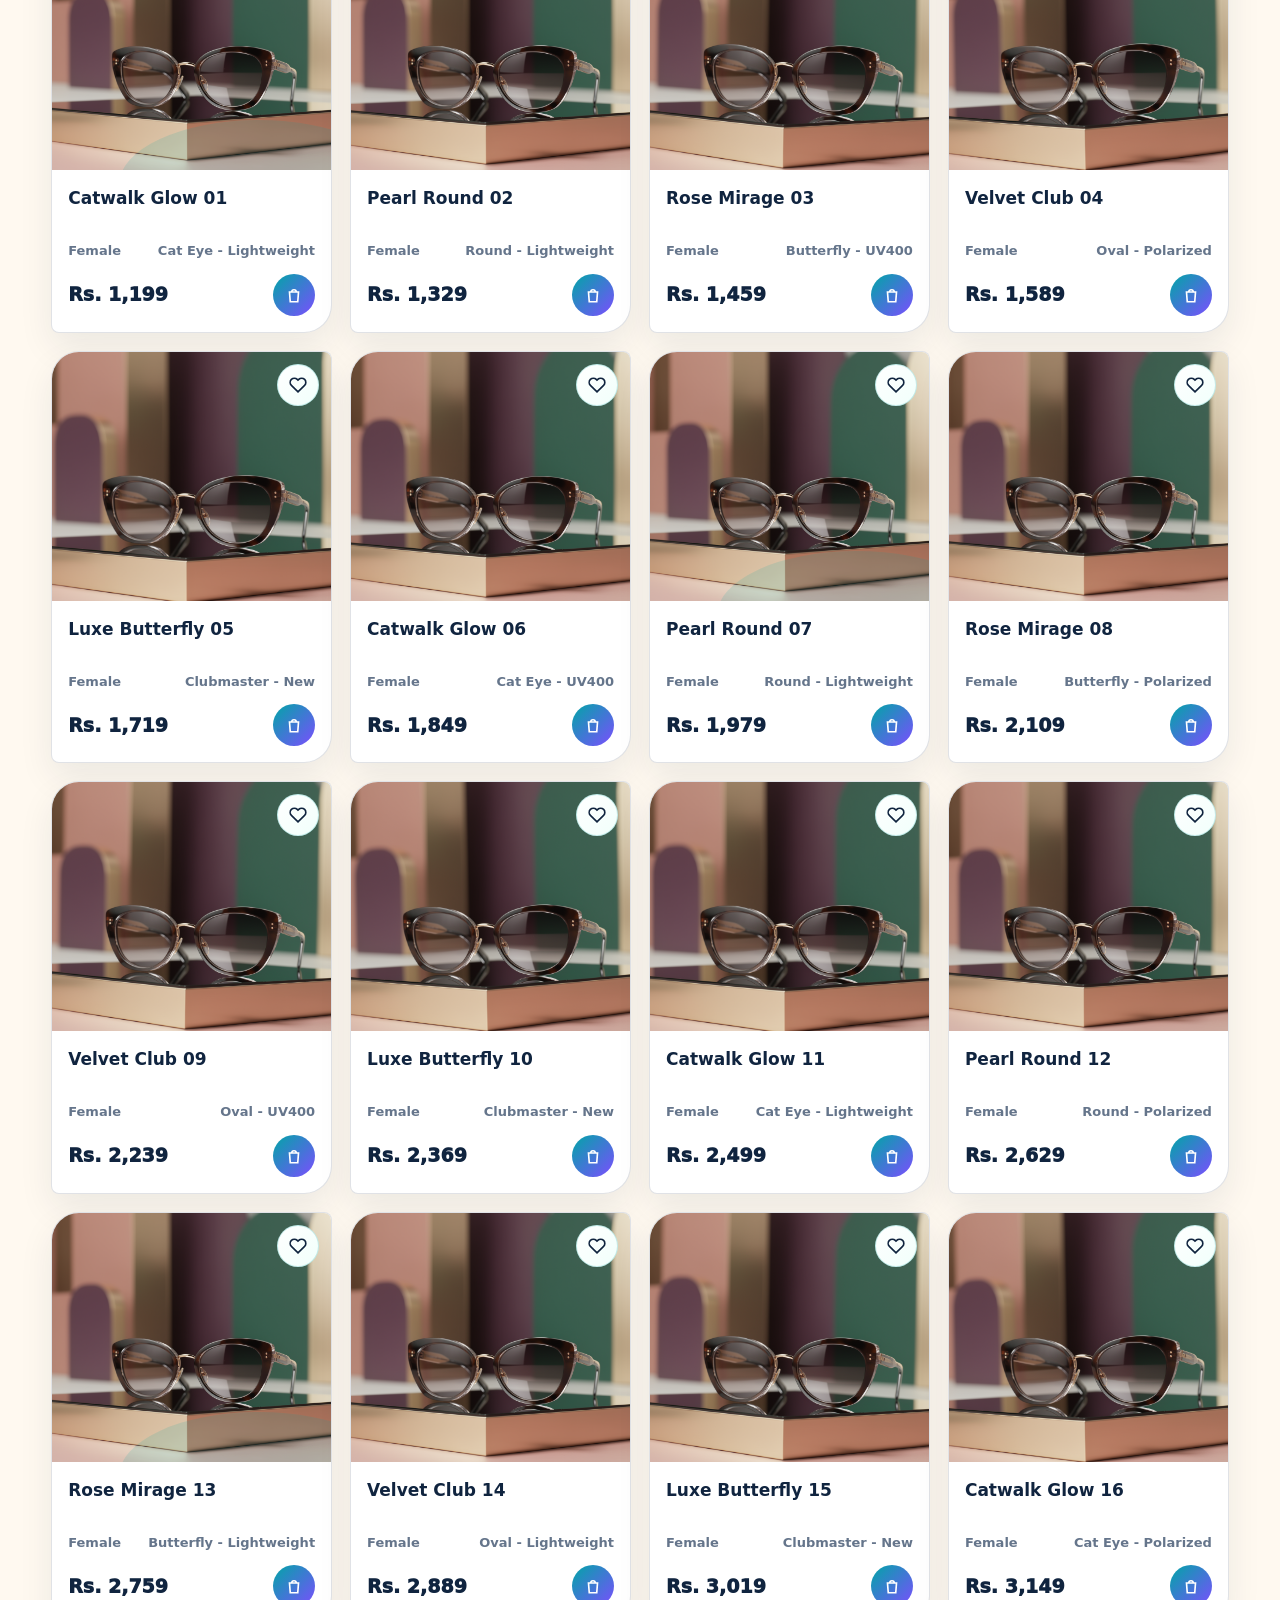
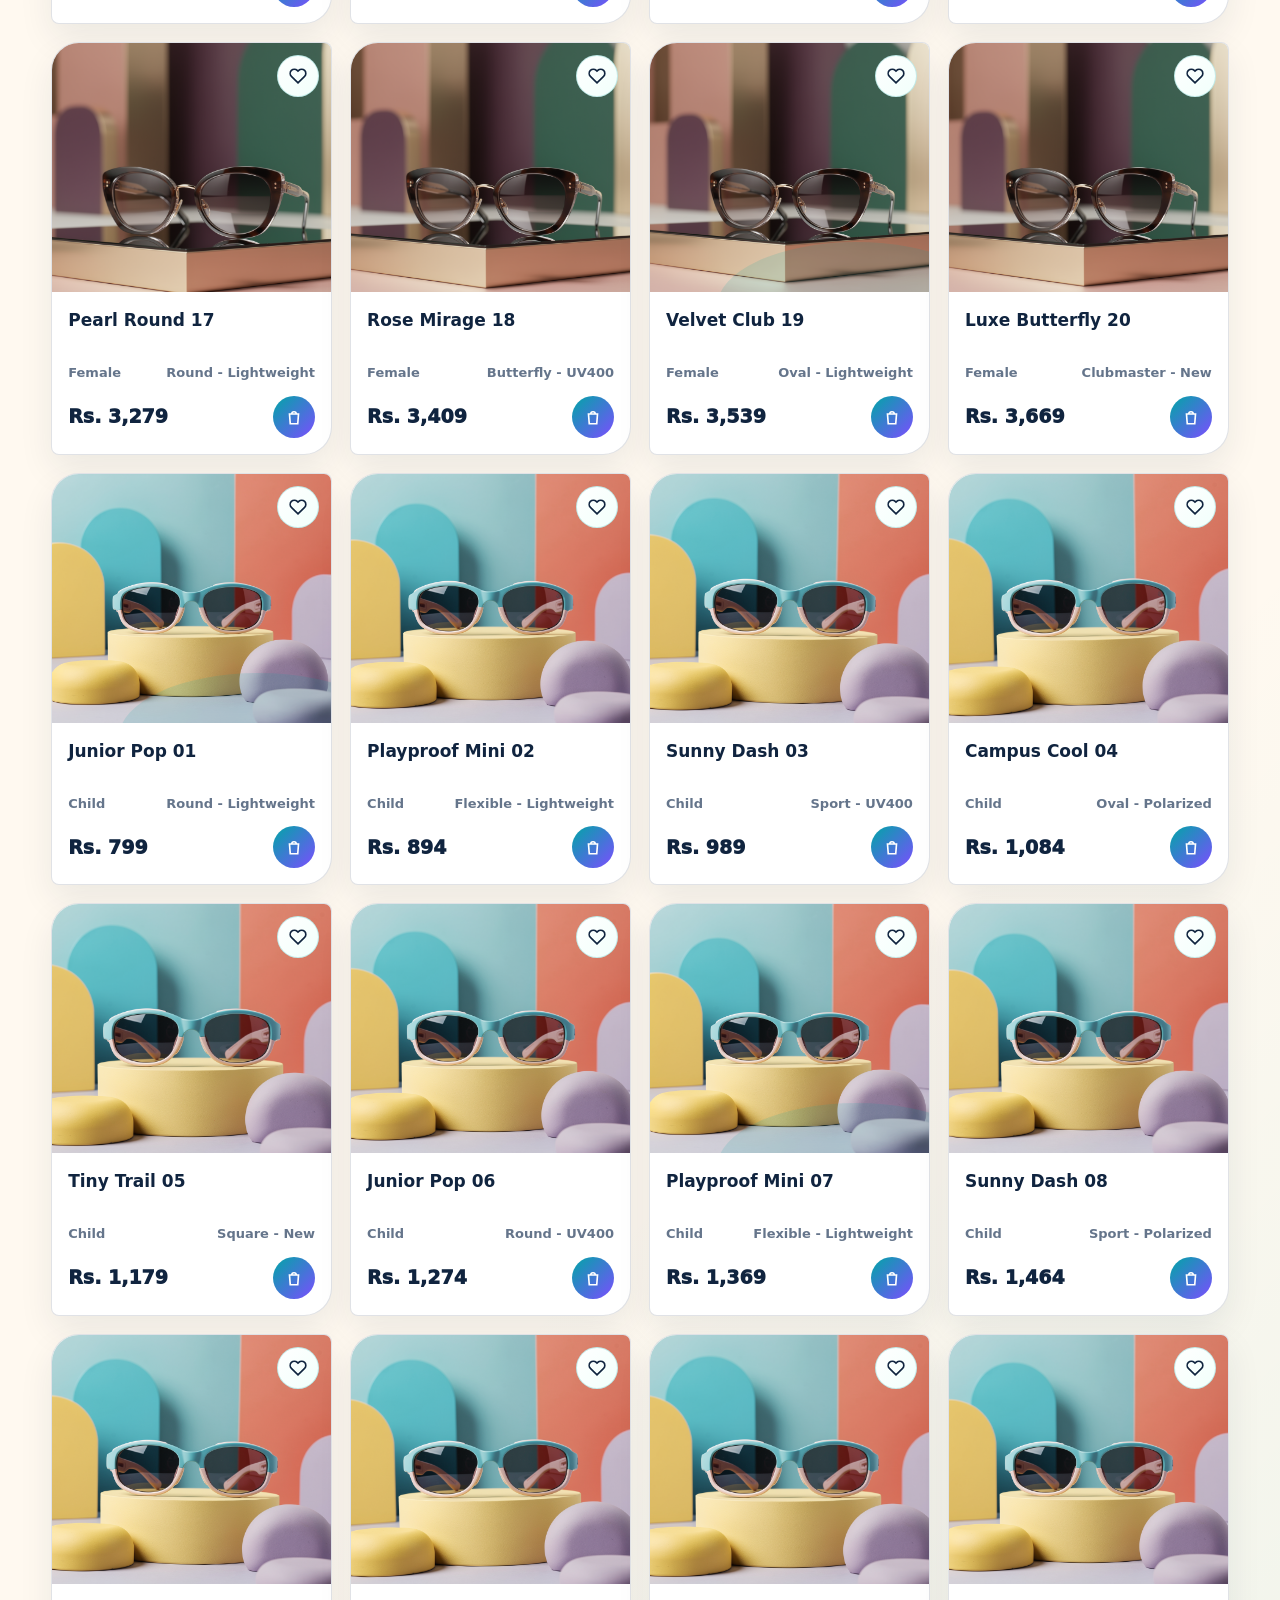
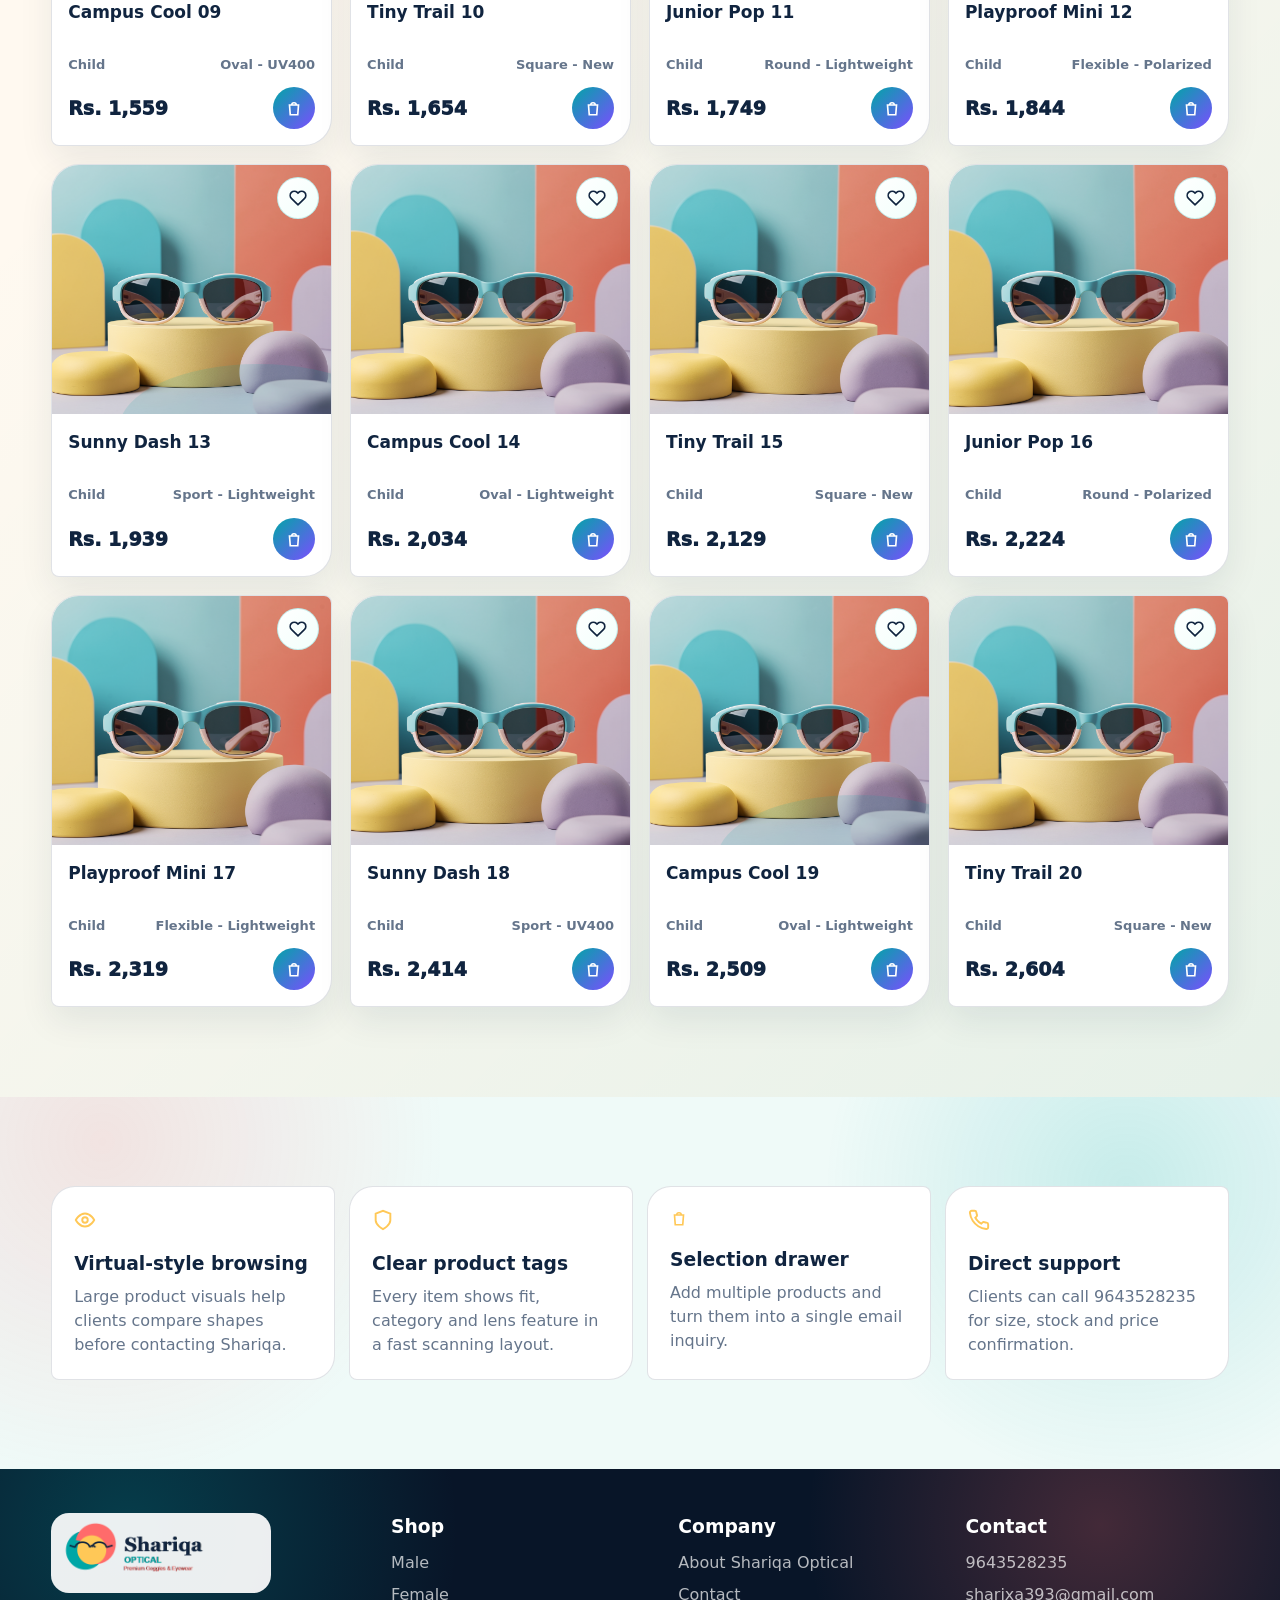
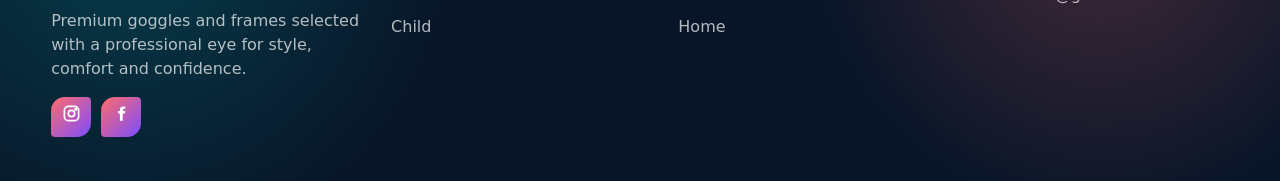
<file: shop.html>
<!doctype html>
<html lang="en">
  <head>
    <meta charset="UTF-8">
    <meta name="viewport" content="width=device-width, initial-scale=1.0">
    <title>Shop Goggles | Shariqa Optical</title>
    <meta name="description" content="Browse 60 Shariqa Optical goggles across male, female and child categories.">
    <link rel="icon" href="assets/favicon.svg" type="image/svg+xml">
    <link rel="stylesheet" href="styles.css">
  </head>
  <body>
    <div class="top-strip">
      <span>Call 9643528235</span>
      <span>20 designs in every category</span>
      <span>Email sharixa393@gmail.com</span>
    </div>

    <header class="site-header">
      <a class="brand" href="index.html" aria-label="Shariqa Optical home"><img src="assets/shariqa-optical-logo.png" alt="Shariqa Optical"></a>
      <nav class="nav" data-nav>
        <a href="index.html">Home</a>
        <a class="active" href="shop.html">Shop</a>
        <a href="about.html">About</a>
        <a href="contact.html">Contact</a>
      </nav>
      <div class="header-actions">
        <button class="menu-button" type="button" data-menu aria-label="Open menu"><span data-icon="menu"></span></button>
        <button class="icon-button" type="button" data-open-cart aria-label="Open wishlist"><span data-icon="heart"></span><span class="badge" data-wishlist-count>0</span></button>
        <button class="icon-button" type="button" data-open-cart aria-label="Open cart"><span data-icon="bag"></span><span class="badge" data-cart-count>0</span></button>
      </div>
    </header>

    <main>
      <section class="page-hero">
        <span class="eyebrow">Shariqa Optical Catalogue</span>
        <h1>Shop colourful cinematic goggles.</h1>
        <p>Use category tabs, search and sorting to browse all 60 styles. Add frames to the selection drawer and submit the inquiry to Shariqa.</p>
      </section>

      <section class="section">
        <div class="section-header reveal">
          <div>
            <span class="eyebrow">Collections</span>
            <h2>Every category has 20 images.</h2>
          </div>
          <p>The catalogue keeps the shopping flow simple: filter the room, compare product cards, wishlist styles and send an order interest.</p>
        </div>

        <div class="toolbar reveal">
          <label class="search-box" aria-label="Search goggles">
            <span data-icon="search"></span>
            <input data-search type="search" placeholder="Search by name, fit, UV, polarized...">
          </label>
          <div class="tabs" aria-label="Category tabs">
            <button class="tab active" type="button" data-tab="all">All <span data-count="all">60</span></button>
            <button class="tab" type="button" data-tab="men">Male <span data-count="men">20</span></button>
            <button class="tab" type="button" data-tab="women">Female <span data-count="women">20</span></button>
            <button class="tab" type="button" data-tab="kids">Child <span data-count="kids">20</span></button>
          </div>
          <label class="select-box" aria-label="Sort products">
            <span data-icon="filter"></span>
            <select data-sort>
              <option value="featured">Featured</option>
              <option value="low">Price low to high</option>
              <option value="high">Price high to low</option>
              <option value="name">Name A to Z</option>
            </select>
          </label>
        </div>

        <div class="product-grid" data-product-grid></div>
      </section>

      <section class="section alt">
        <div class="feature-grid">
          <div class="feature-card reveal"><span data-icon="eye"></span><h3>Virtual-style browsing</h3><p>Large product visuals help clients compare shapes before contacting Shariqa.</p></div>
          <div class="feature-card reveal"><span data-icon="shield"></span><h3>Clear product tags</h3><p>Every item shows fit, category and lens feature in a fast scanning layout.</p></div>
          <div class="feature-card reveal"><span data-icon="bag"></span><h3>Selection drawer</h3><p>Add multiple products and turn them into a single email inquiry.</p></div>
          <div class="feature-card reveal"><span data-icon="phone"></span><h3>Direct support</h3><p>Clients can call 9643528235 for size, stock and price confirmation.</p></div>
        </div>
      </section>
    </main>

    <footer class="footer">
      <div><img src="assets/shariqa-optical-logo.png" alt="Shariqa Optical"><p>Premium goggles and frames selected with a professional eye for style, comfort and confidence.</p><div class="social-links"><a href="https://www.instagram.com/" target="_blank" rel="noreferrer" aria-label="Instagram"><span data-icon="instagram"></span></a><a href="https://www.facebook.com/" target="_blank" rel="noreferrer" aria-label="Facebook"><span data-icon="facebook"></span></a></div></div>
      <div><h3>Shop</h3><div class="footer-links"><a href="shop.html?category=men">Male</a><a href="shop.html?category=women">Female</a><a href="shop.html?category=kids">Child</a></div></div>
      <div><h3>Company</h3><div class="footer-links"><a href="about.html">About Shariqa Optical</a><a href="contact.html">Contact</a><a href="index.html">Home</a></div></div>
      <div><h3>Contact</h3><div class="footer-links"><a href="tel:9643528235">9643528235</a><a href="mailto:sharixa393@gmail.com">sharixa393@gmail.com</a></div></div>
    </footer>

    <div class="drawer-backdrop" data-backdrop></div>
    <aside class="cart-drawer" data-drawer aria-label="Shopping cart">
      <div class="drawer-head"><h2>Your selection</h2><button class="icon-button" type="button" data-close-cart aria-label="Close cart"><span data-icon="close"></span></button></div>
      <div class="drawer-items" data-drawer-items></div>
      <div class="drawer-foot"><div class="total-row"><span>Total</span><span data-cart-total>Rs. 0</span></div><button class="button gold" type="button" data-checkout>Submit inquiry to Shariqa</button></div>
    </aside>

    <script src="app.js"></script>
  </body>
</html>
</file>
<file: styles.css>
:root {
  --ink: #0d1b1e;
  --ink-2: #183237;
  --paper: #fbf8ef;
  --paper-2: #f3ecdc;
  --gold: #e8c36b;
  --coral: #d86d5b;
  --mint: #7bb9a7;
  --sky: #80a8c4;
  --muted: #6e797b;
  --line: rgba(13, 27, 30, 0.12);
  --shadow: 0 24px 70px rgba(13, 27, 30, 0.14);
}

* {
  box-sizing: border-box;
}

html {
  scroll-behavior: smooth;
}

body {
  margin: 0;
  color: var(--ink);
  background: var(--paper);
  font-family: Inter, ui-sans-serif, system-ui, -apple-system, BlinkMacSystemFont, "Segoe UI", sans-serif;
  line-height: 1.5;
}

body.drawer-open {
  overflow: hidden;
}

a {
  color: inherit;
  text-decoration: none;
}

img,
video {
  max-width: 100%;
  display: block;
}

button,
input,
select,
textarea {
  font: inherit;
}

.top-strip {
  display: flex;
  justify-content: center;
  gap: 22px;
  padding: 8px 18px;
  color: #f8f0dd;
  background: var(--ink);
  font-size: 13px;
}

.site-header {
  position: sticky;
  top: 0;
  z-index: 50;
  display: grid;
  grid-template-columns: auto 1fr auto;
  align-items: center;
  gap: 24px;
  padding: 14px clamp(16px, 4vw, 58px);
  background: rgba(251, 248, 239, 0.9);
  border-bottom: 1px solid var(--line);
  backdrop-filter: blur(18px);
}

.brand {
  display: inline-flex;
  align-items: center;
}

.brand img {
  width: 168px;
  height: auto;
}

.nav {
  display: flex;
  justify-content: center;
  gap: 6px;
}

.nav a {
  padding: 10px 13px;
  border-radius: 999px;
  color: var(--ink-2);
  font-size: 14px;
  font-weight: 800;
}

.nav a:hover,
.nav a.active {
  background: #fff;
  box-shadow: inset 0 0 0 1px var(--line);
}

.header-actions {
  display: flex;
  align-items: center;
  gap: 8px;
}

.icon-button,
.menu-button {
  position: relative;
  display: inline-grid;
  place-items: center;
  width: 42px;
  height: 42px;
  border: 1px solid var(--line);
  border-radius: 50%;
  color: var(--ink);
  background: #fff;
  cursor: pointer;
  transition: transform 180ms ease, box-shadow 180ms ease;
}

.icon-button:hover,
.menu-button:hover {
  transform: translateY(-2px);
  box-shadow: 0 10px 20px rgba(13, 27, 30, 0.12);
}

.badge {
  position: absolute;
  top: -4px;
  right: -4px;
  min-width: 19px;
  height: 19px;
  padding: 0 5px;
  border-radius: 999px;
  color: var(--ink);
  background: var(--gold);
  font-size: 11px;
  font-weight: 900;
  line-height: 19px;
  text-align: center;
}

.menu-button {
  display: none;
}

.hero {
  min-height: calc(100vh - 111px);
  display: grid;
  grid-template-columns: minmax(0, 0.95fr) minmax(420px, 1.05fr);
  align-items: stretch;
  background: var(--ink);
  color: #fff;
}

.hero-copy {
  display: flex;
  flex-direction: column;
  justify-content: center;
  gap: 24px;
  padding: clamp(38px, 7vw, 92px);
  position: relative;
  overflow: hidden;
}

.hero-copy::before {
  content: "";
  position: absolute;
  inset: 18px auto auto 8%;
  width: 240px;
  height: 240px;
  border: 1px solid rgba(232, 195, 107, 0.35);
  border-radius: 50%;
}

.eyebrow {
  display: inline-flex;
  width: fit-content;
  align-items: center;
  gap: 9px;
  padding: 8px 12px;
  border: 1px solid rgba(232, 195, 107, 0.42);
  border-radius: 999px;
  color: var(--gold);
  font-size: 12px;
  font-weight: 900;
  letter-spacing: 1.5px;
  text-transform: uppercase;
}

.hero h1,
.page-hero h1 {
  max-width: 780px;
  margin: 0;
  font-family: Georgia, "Times New Roman", serif;
  font-size: clamp(44px, 7vw, 92px);
  line-height: 0.95;
  letter-spacing: 0;
}

.hero p,
.page-hero p {
  max-width: 640px;
  margin: 0;
  color: rgba(255, 255, 255, 0.78);
  font-size: clamp(17px, 2vw, 21px);
}

.hero-actions,
.section-actions {
  display: flex;
  flex-wrap: wrap;
  gap: 12px;
}

.button {
  display: inline-flex;
  align-items: center;
  justify-content: center;
  gap: 9px;
  min-height: 46px;
  padding: 12px 18px;
  border: 1px solid transparent;
  border-radius: 999px;
  background: var(--ink);
  color: #fff;
  font-weight: 900;
  cursor: pointer;
  transition: transform 180ms ease, box-shadow 180ms ease, background 180ms ease;
}

.button:hover {
  transform: translateY(-2px);
  box-shadow: 0 14px 32px rgba(13, 27, 30, 0.2);
}

.button.gold {
  background: var(--gold);
  color: var(--ink);
}

.button.light {
  border-color: rgba(255, 255, 255, 0.38);
  background: rgba(255, 255, 255, 0.1);
  color: #fff;
}

.button.ghost {
  border-color: var(--line);
  background: #fff;
  color: var(--ink);
}

.hero-video {
  min-height: 520px;
  position: relative;
  overflow: hidden;
}

.hero-video video {
  width: 100%;
  height: 100%;
  object-fit: cover;
  filter: saturate(0.92) contrast(1.04);
}

.video-card {
  position: absolute;
  left: 24px;
  right: 24px;
  bottom: 24px;
  display: grid;
  grid-template-columns: repeat(3, minmax(0, 1fr));
  gap: 10px;
}

.mini-stat {
  padding: 16px;
  border: 1px solid rgba(255, 255, 255, 0.24);
  border-radius: 8px;
  background: rgba(13, 27, 30, 0.68);
  backdrop-filter: blur(14px);
}

.mini-stat strong {
  display: block;
  color: var(--gold);
  font-size: 24px;
}

.mini-stat span {
  color: rgba(255, 255, 255, 0.78);
  font-size: 12px;
  font-weight: 800;
}

.ticker {
  overflow: hidden;
  border-block: 1px solid var(--line);
  background: #fff;
}

.ticker-track {
  display: flex;
  width: max-content;
  animation: ticker 26s linear infinite;
}

.ticker span {
  padding: 14px 28px;
  color: var(--ink-2);
  font-size: 13px;
  font-weight: 900;
  letter-spacing: 1px;
  text-transform: uppercase;
}

@keyframes ticker {
  to {
    transform: translateX(-50%);
  }
}

.section {
  padding: clamp(52px, 7vw, 96px) clamp(16px, 4vw, 58px);
}

.section.alt {
  background: var(--paper-2);
}

.section.dark {
  background: var(--ink);
  color: #fff;
}

.section-header {
  display: flex;
  justify-content: space-between;
  align-items: end;
  gap: 24px;
  margin-bottom: 28px;
}

.section-header h2,
.page-block h2 {
  margin: 0;
  font-family: Georgia, "Times New Roman", serif;
  font-size: clamp(32px, 4vw, 56px);
  line-height: 1;
}

.section-header p,
.page-block p {
  max-width: 660px;
  margin: 10px 0 0;
  color: var(--muted);
}

.dark .section-header p {
  color: rgba(255, 255, 255, 0.72);
}

.category-grid {
  display: grid;
  grid-template-columns: repeat(3, minmax(0, 1fr));
  gap: 18px;
}

.category-card {
  min-height: 320px;
  display: flex;
  flex-direction: column;
  justify-content: space-between;
  padding: 22px;
  border: 1px solid var(--line);
  border-radius: 8px;
  background: #fff;
  overflow: hidden;
  position: relative;
  box-shadow: 0 18px 44px rgba(13, 27, 30, 0.08);
}

.category-card::before {
  content: "";
  position: absolute;
  inset: auto -25% -34% 30%;
  height: 260px;
  background: radial-gradient(circle, var(--shade, var(--gold)), transparent 64%);
  opacity: 0.45;
}

.category-card h3 {
  margin: 0;
  font-size: 28px;
}

.category-card p {
  max-width: 260px;
  color: var(--muted);
}

.category-visual {
  align-self: center;
  width: min(86%, 360px);
  margin-top: 20px;
  transform: rotate(-5deg);
  transition: transform 260ms ease;
}

.category-card:hover .category-visual {
  transform: rotate(0deg) scale(1.04);
}

.toolbar {
  display: grid;
  grid-template-columns: minmax(220px, 1fr) auto auto;
  gap: 12px;
  align-items: center;
  margin-bottom: 22px;
}

.search-box,
.select-box {
  display: flex;
  align-items: center;
  gap: 10px;
  min-height: 48px;
  padding: 0 14px;
  border: 1px solid var(--line);
  border-radius: 999px;
  background: #fff;
}

.search-box input,
.select-box select {
  width: 100%;
  border: 0;
  outline: 0;
  background: transparent;
  color: var(--ink);
}

.tabs {
  display: flex;
  flex-wrap: wrap;
  gap: 8px;
}

.tab {
  min-height: 42px;
  padding: 10px 15px;
  border: 1px solid var(--line);
  border-radius: 999px;
  color: var(--ink);
  background: #fff;
  font-weight: 900;
  cursor: pointer;
}

.tab.active {
  border-color: var(--ink);
  background: var(--ink);
  color: #fff;
}

.product-grid {
  display: grid;
  grid-template-columns: repeat(4, minmax(0, 1fr));
  gap: 18px;
}

.product-card {
  border: 1px solid var(--line);
  border-radius: 8px;
  background: #fff;
  overflow: hidden;
  transition: transform 220ms ease, box-shadow 220ms ease;
}

.product-card:hover {
  transform: translateY(-6px);
  box-shadow: var(--shadow);
}

.product-media {
  position: relative;
  aspect-ratio: 1.12;
  display: grid;
  place-items: center;
  background: linear-gradient(135deg, #f9f3e4, #e8f0ec);
}

.product-media img {
  width: 92%;
  height: 92%;
  object-fit: contain;
}

.wish {
  position: absolute;
  top: 12px;
  right: 12px;
  color: var(--ink);
  background: rgba(255, 255, 255, 0.82);
}

.wish.active {
  color: #fff;
  background: var(--coral);
}

.product-info {
  padding: 16px;
}

.product-info h3 {
  min-height: 48px;
  margin: 0;
  font-size: 17px;
}

.meta {
  display: flex;
  justify-content: space-between;
  gap: 10px;
  margin: 7px 0 13px;
  color: var(--muted);
  font-size: 13px;
  font-weight: 800;
}

.price-row {
  display: flex;
  justify-content: space-between;
  align-items: center;
  gap: 10px;
}

.price {
  font-size: 19px;
  font-weight: 950;
}

.small-button {
  display: inline-flex;
  align-items: center;
  justify-content: center;
  min-width: 42px;
  height: 42px;
  border: 0;
  border-radius: 50%;
  background: var(--ink);
  color: #fff;
  cursor: pointer;
}

.trust-grid,
.feature-grid {
  display: grid;
  grid-template-columns: repeat(4, minmax(0, 1fr));
  gap: 14px;
}

.trust-card,
.feature-card,
.story-card,
.contact-card {
  border: 1px solid var(--line);
  border-radius: 8px;
  background: #fff;
  padding: 22px;
}

.dark .trust-card {
  border-color: rgba(255, 255, 255, 0.14);
  background: rgba(255, 255, 255, 0.08);
}

.trust-card svg,
.feature-card svg,
.contact-card svg {
  color: var(--gold);
}

.trust-card h3,
.feature-card h3,
.contact-card h3 {
  margin: 12px 0 6px;
}

.trust-card p,
.feature-card p,
.contact-card p {
  margin: 0;
  color: var(--muted);
}

.dark .trust-card p {
  color: rgba(255, 255, 255, 0.68);
}

.page-hero {
  padding: clamp(54px, 8vw, 106px) clamp(16px, 4vw, 58px);
  color: #fff;
  background:
    linear-gradient(90deg, rgba(13, 27, 30, 0.96), rgba(13, 27, 30, 0.58)),
    url("https://images.unsplash.com/photo-1511499767150-a48a237f0083?auto=format&fit=crop&w=1800&q=80") center/cover;
}

.split {
  display: grid;
  grid-template-columns: 0.9fr 1.1fr;
  gap: clamp(24px, 5vw, 68px);
  align-items: center;
}

.portrait-panel {
  min-height: 520px;
  display: grid;
  align-content: end;
  padding: 28px;
  border-radius: 8px;
  background:
    linear-gradient(180deg, rgba(13, 27, 30, 0.02), rgba(13, 27, 30, 0.78)),
    url("https://images.unsplash.com/photo-1572635196237-14b3f281503f?auto=format&fit=crop&w=1200&q=80") center/cover;
  color: #fff;
}

.portrait-panel h2 {
  margin: 0;
  font-family: Georgia, "Times New Roman", serif;
  font-size: 38px;
}

.story-list {
  display: grid;
  gap: 12px;
}

.story-card h3 {
  margin: 0 0 8px;
}

.story-card p {
  margin: 0;
  color: var(--muted);
}

.contact-layout {
  display: grid;
  grid-template-columns: 0.8fr 1.2fr;
  gap: 22px;
  align-items: start;
}

.contact-stack {
  display: grid;
  gap: 14px;
}

.form {
  display: grid;
  gap: 14px;
  padding: 24px;
  border: 1px solid var(--line);
  border-radius: 8px;
  background: #fff;
  box-shadow: 0 18px 44px rgba(13, 27, 30, 0.08);
}

.form-row {
  display: grid;
  grid-template-columns: 1fr 1fr;
  gap: 14px;
}

.field {
  display: grid;
  gap: 7px;
}

.field label {
  font-size: 13px;
  font-weight: 900;
}

.field input,
.field select,
.field textarea {
  width: 100%;
  border: 1px solid var(--line);
  border-radius: 8px;
  background: #fbfaf5;
  padding: 13px 14px;
  outline: 0;
}

.field textarea {
  min-height: 138px;
  resize: vertical;
}

.form-note,
.status {
  color: var(--muted);
  font-size: 13px;
}

.status {
  min-height: 20px;
  font-weight: 800;
}

.drawer-backdrop {
  position: fixed;
  inset: 0;
  z-index: 80;
  pointer-events: none;
  background: rgba(13, 27, 30, 0);
  transition: background 220ms ease;
}

.drawer-backdrop.open {
  pointer-events: auto;
  background: rgba(13, 27, 30, 0.48);
}

.cart-drawer {
  position: fixed;
  top: 0;
  right: 0;
  z-index: 90;
  width: min(420px, 100vw);
  height: 100vh;
  display: grid;
  grid-template-rows: auto 1fr auto;
  background: var(--paper);
  box-shadow: -24px 0 70px rgba(13, 27, 30, 0.18);
  transform: translateX(105%);
  transition: transform 260ms ease;
}

.cart-drawer.open {
  transform: translateX(0);
}

.drawer-head,
.drawer-foot {
  padding: 18px;
  border-bottom: 1px solid var(--line);
}

.drawer-head {
  display: flex;
  justify-content: space-between;
  align-items: center;
}

.drawer-head h2 {
  margin: 0;
  font-size: 22px;
}

.drawer-items {
  overflow: auto;
  padding: 18px;
  display: grid;
  align-content: start;
  gap: 12px;
}

.drawer-item {
  display: grid;
  grid-template-columns: 72px 1fr auto;
  gap: 12px;
  align-items: center;
  padding: 10px;
  border: 1px solid var(--line);
  border-radius: 8px;
  background: #fff;
}

.drawer-item img {
  width: 72px;
  height: 72px;
  object-fit: contain;
  background: #f5efe0;
  border-radius: 6px;
}

.drawer-item h3 {
  margin: 0;
  font-size: 14px;
}

.drawer-item p {
  margin: 3px 0 0;
  color: var(--muted);
  font-size: 13px;
}

.qty {
  display: flex;
  align-items: center;
  gap: 6px;
  margin-top: 8px;
}

.qty button {
  width: 26px;
  height: 26px;
  border: 1px solid var(--line);
  border-radius: 50%;
  background: #fff;
  cursor: pointer;
}

.remove {
  border: 0;
  background: transparent;
  color: var(--coral);
  cursor: pointer;
}

.drawer-foot {
  border-top: 1px solid var(--line);
  border-bottom: 0;
}

.total-row {
  display: flex;
  justify-content: space-between;
  margin-bottom: 12px;
  font-size: 18px;
  font-weight: 950;
}

.footer {
  display: grid;
  grid-template-columns: 1.2fr repeat(3, 1fr);
  gap: 24px;
  padding: 44px clamp(16px, 4vw, 58px);
  background: #091416;
  color: #fff;
}

.footer img {
  width: 164px;
}

.footer p,
.footer a {
  color: rgba(255, 255, 255, 0.7);
}

.footer h3 {
  margin: 0 0 10px;
}

.footer-links {
  display: grid;
  gap: 8px;
}

.reveal {
  opacity: 0;
  transform: translateY(18px);
  transition: opacity 520ms ease, transform 520ms ease;
}

.reveal.visible {
  opacity: 1;
  transform: translateY(0);
}

@media (max-width: 1060px) {
  .hero,
  .split,
  .contact-layout {
    grid-template-columns: 1fr;
  }

  .product-grid {
    grid-template-columns: repeat(3, minmax(0, 1fr));
  }

  .trust-grid,
  .feature-grid {
    grid-template-columns: repeat(2, minmax(0, 1fr));
  }

  .hero-video {
    min-height: 420px;
  }
}

@media (max-width: 820px) {
  .site-header {
    grid-template-columns: auto auto;
  }

  .nav {
    position: fixed;
    inset: 72px 16px auto;
    display: none;
    flex-direction: column;
    padding: 12px;
    border: 1px solid var(--line);
    border-radius: 8px;
    background: #fff;
    box-shadow: var(--shadow);
  }

  .nav.open {
    display: flex;
  }

  .menu-button {
    display: inline-grid;
  }

  .header-actions {
    justify-content: end;
  }

  .category-grid,
  .product-grid {
    grid-template-columns: repeat(2, minmax(0, 1fr));
  }

  .toolbar {
    grid-template-columns: 1fr;
  }

  .section-header {
    display: block;
  }

  .footer {
    grid-template-columns: 1fr 1fr;
  }
}

@media (max-width: 560px) {
  .top-strip {
    display: none;
  }

  .brand img {
    width: 140px;
  }

  .hero {
    min-height: auto;
  }

  .hero-copy {
    padding: 36px 18px;
  }

  .hero h1,
  .page-hero h1 {
    font-size: 42px;
  }

  .video-card {
    grid-template-columns: 1fr;
  }

  .category-grid,
  .product-grid,
  .trust-grid,
  .feature-grid,
  .form-row,
  .footer {
    grid-template-columns: 1fr;
  }

  .section,
  .page-hero {
    padding-inline: 16px;
  }
}

/* Shariqa Optical colour refresh */
:root {
  --ink: #10243f;
  --ink-2: #193b5f;
  --paper: #fff9f0;
  --paper-2: #effaf8;
  --gold: #ffc857;
  --coral: #ff6b6b;
  --mint: #62d2a2;
  --sky: #00a6a6;
  --violet: #7c4dff;
  --muted: #65758b;
  --line: rgba(16, 36, 63, 0.13);
  --shadow: 0 26px 80px rgba(16, 36, 63, 0.18);
}

body {
  background:
    linear-gradient(135deg, rgba(255, 200, 87, 0.14), transparent 26%),
    linear-gradient(315deg, rgba(0, 166, 166, 0.13), transparent 30%),
    var(--paper);
}

.top-strip {
  background: linear-gradient(90deg, var(--ink), #0f5964, #6c3d91, var(--coral));
}

.site-header {
  background: rgba(255, 249, 240, 0.88);
  box-shadow: 0 12px 34px rgba(16, 36, 63, 0.08);
}

.brand img {
  width: 230px;
  max-height: 72px;
  object-fit: contain;
}

.nav a:hover,
.nav a.active {
  background: linear-gradient(135deg, #fff, #e9fffb);
  box-shadow: inset 0 0 0 1px rgba(0, 166, 166, 0.25);
}

.icon-button,
.menu-button {
  border-color: rgba(0, 166, 166, 0.22);
  background: linear-gradient(135deg, #fff, #f1fffb);
}

.badge,
.button.gold {
  background: linear-gradient(135deg, var(--gold), #ff8f70);
}

.hero {
  position: relative;
  isolation: isolate;
  background:
    linear-gradient(90deg, rgba(16, 36, 63, 0.96) 0%, rgba(16, 36, 63, 0.86) 40%, rgba(16, 36, 63, 0.34) 100%),
    url("assets/hero-optical.png") center/cover;
}

.hero::before,
.hero::after {
  content: "";
  position: absolute;
  z-index: -1;
  pointer-events: none;
}

.hero::before {
  width: 36vw;
  height: 36vw;
  right: -12vw;
  top: -10vw;
  border-radius: 44% 56% 63% 37% / 38% 42% 58% 62%;
  background: linear-gradient(135deg, rgba(255, 107, 107, 0.56), rgba(124, 77, 255, 0.34));
  animation: morphFloat 9s ease-in-out infinite alternate;
}

.hero::after {
  width: 160px;
  height: 160px;
  left: 48%;
  bottom: 8%;
  background: var(--gold);
  opacity: 0.32;
  clip-path: polygon(50% 0%, 61% 34%, 98% 35%, 68% 56%, 79% 91%, 50% 70%, 21% 91%, 32% 56%, 2% 35%, 39% 34%);
  animation: starSpin 14s linear infinite;
}

.hero-copy::before {
  border-color: rgba(255, 200, 87, 0.45);
  border-radius: 38% 62% 58% 42% / 45% 38% 62% 55%;
}

.hero h1 {
  max-width: 840px;
  text-shadow: 0 14px 40px rgba(0, 0, 0, 0.25);
}

.hero-video {
  margin: clamp(18px, 4vw, 52px) clamp(16px, 4vw, 54px) clamp(18px, 4vw, 52px) 0;
  min-height: 560px;
  border-radius: 46px 8px 46px 8px;
  box-shadow: 0 36px 100px rgba(0, 0, 0, 0.34);
}

.hero-video::before {
  content: "";
  position: absolute;
  inset: 0;
  z-index: 1;
  background: linear-gradient(180deg, transparent, rgba(16, 36, 63, 0.24));
  pointer-events: none;
}

.video-card {
  z-index: 2;
}

.mini-stat {
  border-radius: 18px 6px 18px 6px;
}

.ticker {
  background: linear-gradient(90deg, #fff, #f0fffb, #fff5f7);
}

.ticker span {
  color: var(--ink);
}

.section.alt {
  background:
    radial-gradient(circle at 8% 12%, rgba(255, 107, 107, 0.16), transparent 28%),
    radial-gradient(circle at 88% 24%, rgba(0, 166, 166, 0.17), transparent 26%),
    var(--paper-2);
}

.section.dark {
  background:
    linear-gradient(135deg, rgba(16, 36, 63, 0.98), rgba(31, 47, 94, 0.98)),
    radial-gradient(circle at 80% 10%, rgba(255, 200, 87, 0.22), transparent 30%);
}

.eyebrow {
  border-color: rgba(0, 166, 166, 0.32);
  color: var(--sky);
  background: rgba(255, 255, 255, 0.78);
}

.dark .eyebrow,
.hero .eyebrow,
.page-hero .eyebrow {
  color: var(--gold);
  background: rgba(16, 36, 63, 0.38);
}

.category-card {
  min-height: 390px;
  border-radius: 38px 8px 38px 8px;
  background:
    linear-gradient(145deg, rgba(255, 255, 255, 0.98), rgba(246, 255, 252, 0.92)),
    radial-gradient(circle at 80% 10%, var(--shade), transparent 26%);
}

.category-card::before {
  inset: auto -16% -26% 18%;
  height: 300px;
  border-radius: 45% 55% 40% 60%;
}

.category-card::after {
  content: "";
  position: absolute;
  right: 20px;
  top: 20px;
  width: 58px;
  height: 58px;
  background: var(--gold);
  opacity: 0.42;
  clip-path: polygon(50% 0%, 62% 32%, 96% 32%, 69% 53%, 80% 88%, 50% 68%, 20% 88%, 31% 53%, 4% 32%, 38% 32%);
}

.category-visual {
  width: min(90%, 420px);
  border-radius: 28px 6px 28px 6px;
  box-shadow: 0 24px 50px rgba(16, 36, 63, 0.22);
  object-fit: cover;
}

.product-card {
  border-radius: 28px 8px 28px 8px;
  box-shadow: 0 14px 34px rgba(16, 36, 63, 0.08);
}

.product-card:hover {
  transform: translateY(-8px) rotate(-0.4deg);
}

.product-media {
  overflow: hidden;
  background:
    radial-gradient(circle at 18% 16%, rgba(255, 200, 87, 0.34), transparent 24%),
    radial-gradient(circle at 86% 10%, rgba(124, 77, 255, 0.20), transparent 28%),
    linear-gradient(135deg, #ffffff, #e9fffb 48%, #fff1f2);
}

.product-media::before {
  content: "";
  position: absolute;
  inset: auto -24% -32% 24%;
  height: 52%;
  border-radius: 50%;
  background: rgba(0, 166, 166, 0.14);
}

.product-media img {
  width: 100%;
  height: 100%;
  object-fit: cover;
  transition: transform 380ms ease, filter 380ms ease;
}

.product-card:hover .product-media img {
  transform: scale(1.06);
  filter: saturate(1.08) contrast(1.04);
}

.image-variant-2 { object-position: 45% 50%; transform: scale(1.04); }
.image-variant-3 { object-position: 55% 48%; transform: scale(1.08) rotate(1deg); }
.image-variant-4 { object-position: 50% 56%; transform: scale(1.1) rotate(-1deg); }
.image-variant-5 { object-position: 42% 54%; transform: scale(1.12); }
.image-variant-6 { object-position: 58% 46%; transform: scale(1.06); }

.small-button,
.tab.active {
  background: linear-gradient(135deg, var(--sky), var(--violet));
}

.page-hero {
  background:
    linear-gradient(90deg, rgba(16, 36, 63, 0.94), rgba(16, 36, 63, 0.48)),
    url("assets/hero-optical.png") center/cover;
}

.portrait-panel {
  border-radius: 46px 8px 46px 8px;
  background:
    linear-gradient(180deg, rgba(16, 36, 63, 0.02), rgba(16, 36, 63, 0.78)),
    url("assets/hero-optical.png") center/cover;
}

.trust-card,
.feature-card,
.story-card,
.contact-card,
.form {
  border-radius: 24px 8px 24px 8px;
}

.form {
  background:
    linear-gradient(145deg, rgba(255, 255, 255, 0.98), rgba(241, 255, 251, 0.96));
}

.field input,
.field select,
.field textarea {
  border-radius: 16px 6px 16px 6px;
  background: #ffffff;
}

.footer {
  background:
    radial-gradient(circle at 10% 20%, rgba(0, 166, 166, 0.28), transparent 28%),
    radial-gradient(circle at 86% 18%, rgba(255, 107, 107, 0.24), transparent 26%),
    #081528;
}

.footer img {
  width: 220px;
  padding: 8px;
  border-radius: 18px;
  background: rgba(255, 255, 255, 0.92);
}

.social-links {
  display: flex;
  gap: 10px;
  margin-top: 14px;
}

.social-links a {
  display: inline-grid;
  place-items: center;
  width: 40px;
  height: 40px;
  border-radius: 14px 4px 14px 4px;
  color: #fff;
  background: linear-gradient(135deg, var(--coral), var(--violet));
}

.cart-drawer {
  background: linear-gradient(180deg, #fff9f0, #effaf8);
}

@keyframes morphFloat {
  to {
    transform: translate3d(-16px, 22px, 0) rotate(12deg);
    border-radius: 60% 40% 36% 64% / 52% 58% 42% 48%;
  }
}

@keyframes starSpin {
  to {
    transform: rotate(360deg);
  }
}

@media (max-width: 1060px) {
  .hero-video {
    margin: 0 18px 28px;
  }
}

@media (max-width: 560px) {
  .brand img {
    width: 174px;
  }

  .hero-video {
    min-height: 360px;
    border-radius: 32px 6px 32px 6px;
  }

  .category-card {
    min-height: 340px;
  }
}
</file>
